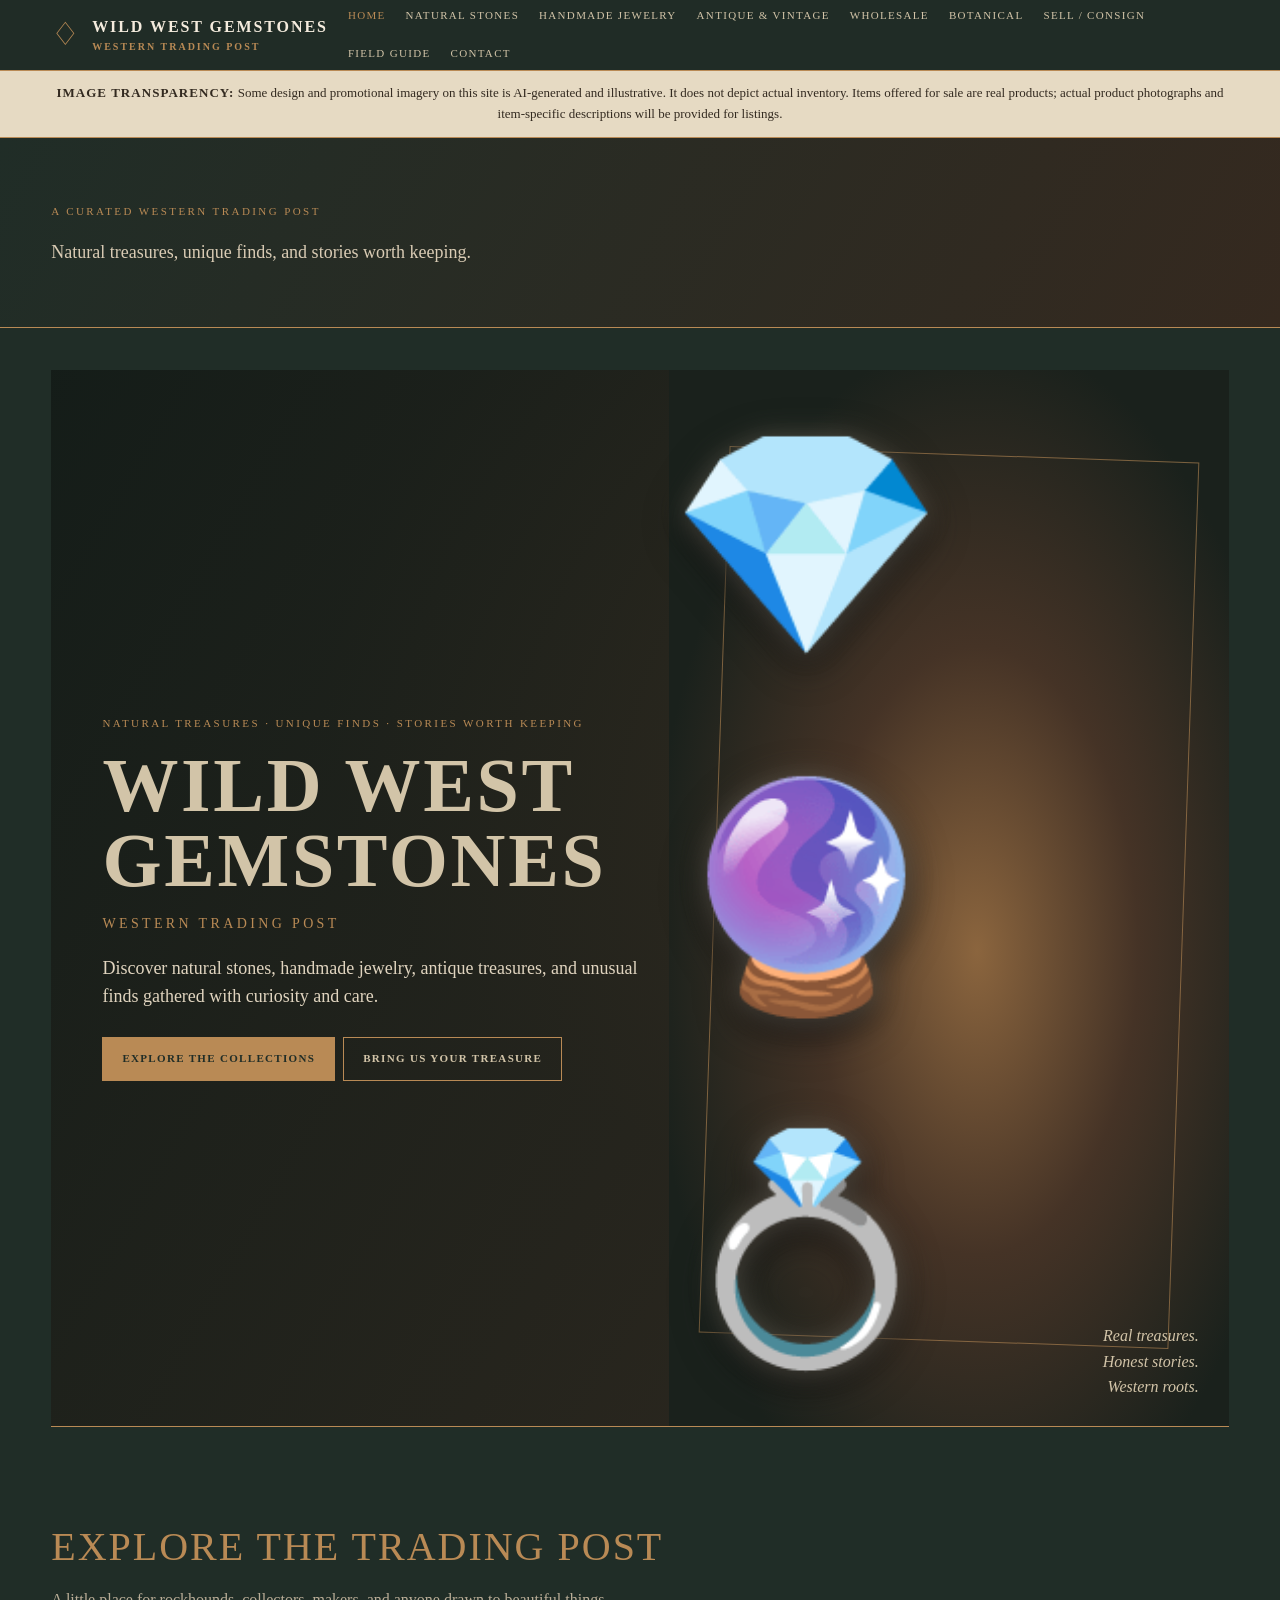
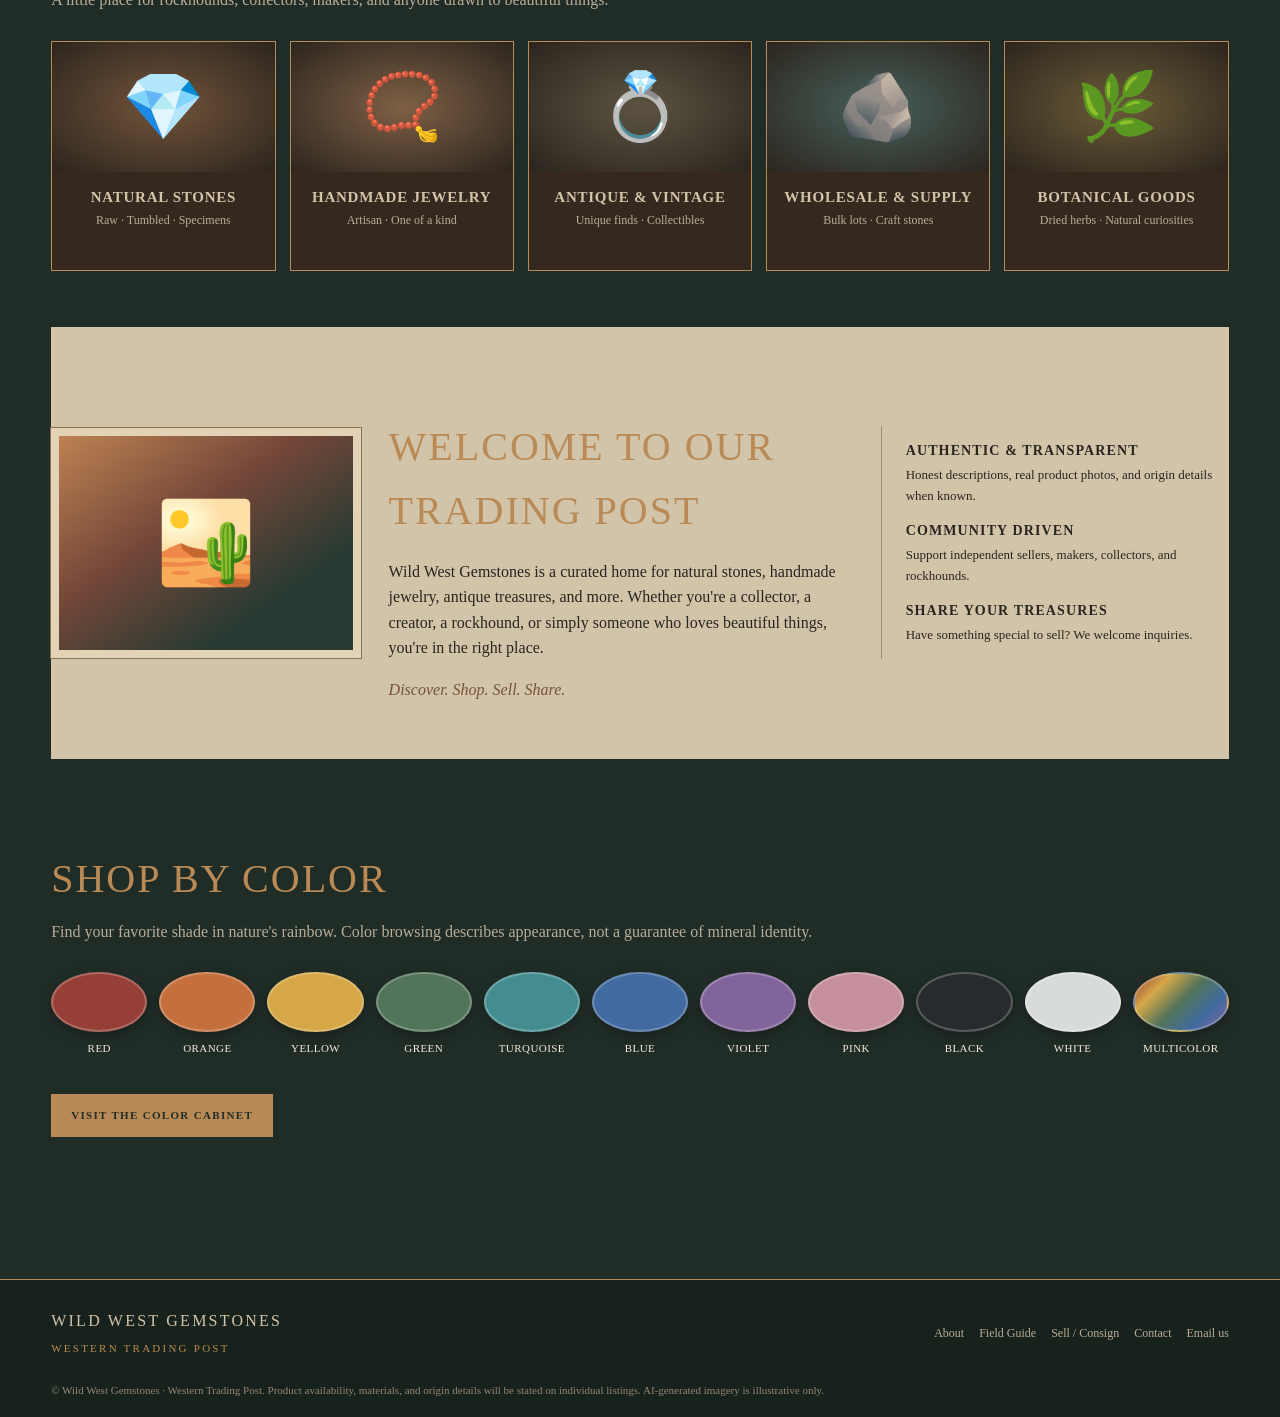
<file: index.html>
<!doctype html><html lang="en"><head><meta charset="utf-8"><meta name="viewport" content="width=device-width,initial-scale=1"><meta name="description" content="Natural treasures, unique finds, and stories worth keeping."><title>Home | Wild West Gemstones</title><link rel="stylesheet" href="styles.css"></head><body>
<header class="topbar"><div class="wrap nav">
<a class="brand" href="index.html"><span class="brandmark">♢</span><span class="brandname">WILD WEST GEMSTONES<small>WESTERN TRADING POST</small></span></a>
<nav class="navlinks" aria-label="Main navigation">
<a href="index.html" aria-current="page">Home</a><a href="natural-stones.html">Natural Stones</a><a href="handmade-jewelry.html">Handmade Jewelry</a><a href="antique-vintage.html">Antique & Vintage</a><a href="wholesale-supply.html">Wholesale</a><a href="botanical-goods.html">Botanical</a><a href="sell-consign.html">Sell / Consign</a><a href="field-guide.html">Field Guide</a><a href="contact.html">Contact</a>
</nav></div></header>
<div class="notice"><strong>Image transparency:</strong> Some design and promotional imagery on this site is AI-generated and illustrative. It does not depict actual inventory. Items offered for sale are real products; actual product photographs and item-specific descriptions will be provided for listings.</div>
<section class="pagehead"><div class="wrap"><div class="eyebrow">A curated Western trading post</div><p>Natural treasures, unique finds, and stories worth keeping.</p></div></section><main class="content"><div class="wrap">
<section class="hero"><div class="hero-copy"><div class="eyebrow">Natural treasures · Unique finds · Stories worth keeping</div><h1>Wild West<br>Gemstones</h1><div class="subtitle">Western Trading Post</div><p>Discover natural stones, handmade jewelry, antique treasures, and unusual finds gathered with curiosity and care.</p><a class="btn" href="natural-stones.html">Explore the collections</a><a class="btn alt" href="sell-consign.html">Bring us your treasure</a></div><div class="hero-art"><div class="crystal-scene">💎 🔮 💍</div><div class="art-note">Real treasures.<br>Honest stories.<br>Western roots.</div></div></section>
<section class="section"><div class="wrap"><h2>Explore the Trading Post</h2><p class="section-intro">A little place for rockhounds, collectors, makers, and anyone drawn to beautiful things.</p><div class="grid">
<a class="tile" href="natural-stones.html"><div class="tile-art">💎</div><h3>Natural Stones</h3><p>Raw · Tumbled · Specimens</p></a>
<a class="tile" href="handmade-jewelry.html"><div class="tile-art">📿</div><h3>Handmade Jewelry</h3><p>Artisan · One of a kind</p></a>
<a class="tile" href="antique-vintage.html"><div class="tile-art">💍</div><h3>Antique & Vintage</h3><p>Unique finds · Collectibles</p></a>
<a class="tile" href="wholesale-supply.html"><div class="tile-art">🪨</div><h3>Wholesale & Supply</h3><p>Bulk lots · Craft stones</p></a>
<a class="tile" href="botanical-goods.html"><div class="tile-art">🌿</div><h3>Botanical Goods</h3><p>Dried herbs · Natural curiosities</p></a>
</div></div></section>
<section class="section light"><div class="wrap intro-grid"><div class="landscape">🏜️</div><div><h2>Welcome to our trading post</h2><p>Wild West Gemstones is a curated home for natural stones, handmade jewelry, antique treasures, and more. Whether you're a collector, a creator, a rockhound, or simply someone who loves beautiful things, you're in the right place.</p><div class="handwritten">Discover. Shop. Sell. Share.</div></div><div class="feature-list"><h3>Authentic & transparent</h3><p>Honest descriptions, real product photos, and origin details when known.</p><h3>Community driven</h3><p>Support independent sellers, makers, collectors, and rockhounds.</p><h3>Share your treasures</h3><p>Have something special to sell? We welcome inquiries.</p></div></div></section>
<section class="section"><div class="wrap"><h2>Shop by color</h2><p class="section-intro">Find your favorite shade in nature's rainbow. Color browsing describes appearance, not a guarantee of mineral identity.</p><div class="color-row">
<a class="swatch" href="color-cabinet.html#red"><i style="background:#963F36"></i>Red</a><a class="swatch" href="color-cabinet.html#orange"><i style="background:#C56F3D"></i>Orange</a><a class="swatch" href="color-cabinet.html#yellow"><i style="background:#D5A747"></i>Yellow</a><a class="swatch" href="color-cabinet.html#green"><i style="background:#52745A"></i>Green</a><a class="swatch" href="color-cabinet.html#turquoise"><i style="background:#438D91"></i>Turquoise</a><a class="swatch" href="color-cabinet.html#blue"><i style="background:#416AA0"></i>Blue</a><a class="swatch" href="color-cabinet.html#violet"><i style="background:#80649A"></i>Violet</a><a class="swatch" href="color-cabinet.html#pink"><i style="background:#C58F9B"></i>Pink</a><a class="swatch" href="color-cabinet.html#black"><i style="background:#282B2D"></i>Black</a><a class="swatch" href="color-cabinet.html#white"><i style="background:#D8DCD8"></i>White</a><a class="swatch" href="color-cabinet.html#multicolor"><i style="background:linear-gradient(135deg,#963F36,#D5A747,#52745A,#416AA0,#80649A)"></i>Multicolor</a>
</div><p style="margin-top:28px"><a class="btn" href="color-cabinet.html">Visit the Color Cabinet</a></p></div></section>
</div></main>
<footer><div class="wrap"><div class="footrow"><div class="footbrand">WILD WEST GEMSTONES<br><span style="color:var(--brass);font-size:11px">WESTERN TRADING POST</span></div><div class="footlinks"><a href="about.html">About</a><a href="field-guide.html">Field Guide</a><a href="sell-consign.html">Sell / Consign</a><a href="contact.html">Contact</a><a href="mailto:WildWestGemstones@proton.me">Email us</a></div></div><div class="copyright">© Wild West Gemstones · Western Trading Post. Product availability, materials, and origin details will be stated on individual listings. AI-generated imagery is illustrative only.</div></div></footer>
</body></html>
</file>
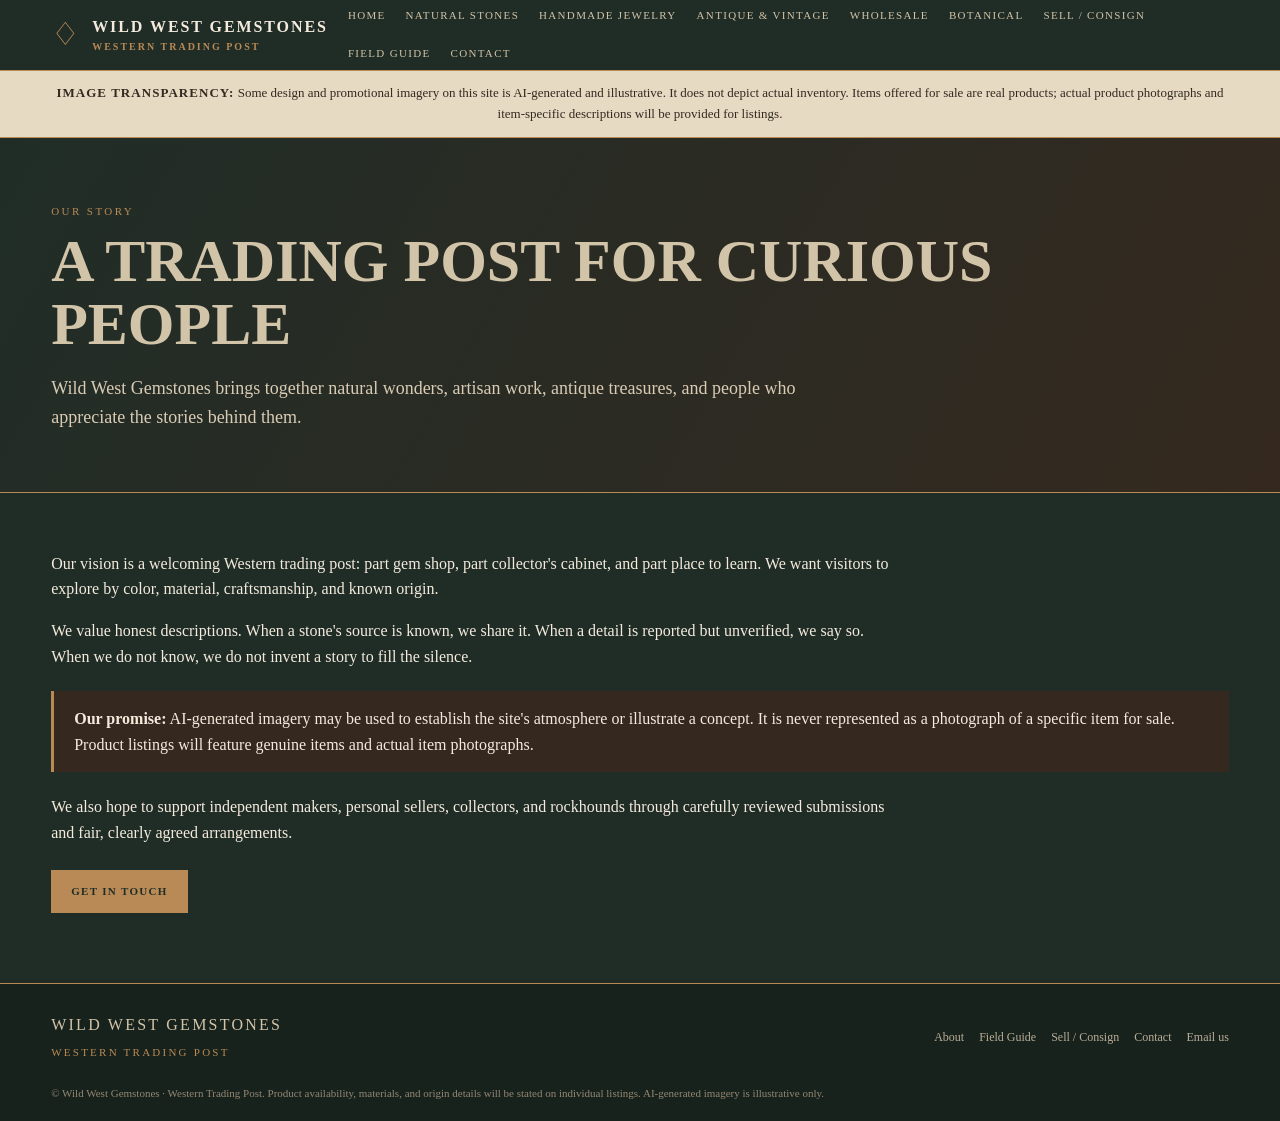
<file: about.html>
<!doctype html><html lang="en"><head><meta charset="utf-8"><meta name="viewport" content="width=device-width,initial-scale=1"><meta name="description" content="Wild West Gemstones brings together natural wonders, artisan work, antique treasures, and people who appreciate the stories behind them."><title>About | Wild West Gemstones</title><link rel="stylesheet" href="styles.css"></head><body>
<header class="topbar"><div class="wrap nav">
<a class="brand" href="index.html"><span class="brandmark">♢</span><span class="brandname">WILD WEST GEMSTONES<small>WESTERN TRADING POST</small></span></a>
<nav class="navlinks" aria-label="Main navigation">
<a href="index.html" >Home</a><a href="natural-stones.html">Natural Stones</a><a href="handmade-jewelry.html">Handmade Jewelry</a><a href="antique-vintage.html">Antique & Vintage</a><a href="wholesale-supply.html">Wholesale</a><a href="botanical-goods.html">Botanical</a><a href="sell-consign.html">Sell / Consign</a><a href="field-guide.html">Field Guide</a><a href="contact.html">Contact</a>
</nav></div></header>
<div class="notice"><strong>Image transparency:</strong> Some design and promotional imagery on this site is AI-generated and illustrative. It does not depict actual inventory. Items offered for sale are real products; actual product photographs and item-specific descriptions will be provided for listings.</div>
<section class="pagehead"><div class="wrap"><div class="eyebrow">Our Story</div><h1>A trading post for curious people</h1><p>Wild West Gemstones brings together natural wonders, artisan work, antique treasures, and people who appreciate the stories behind them.</p></div></section><main class="content"><div class="wrap">
<p>Our vision is a welcoming Western trading post: part gem shop, part collector's cabinet, and part place to learn. We want visitors to explore by color, material, craftsmanship, and known origin.</p><p>We value honest descriptions. When a stone's source is known, we share it. When a detail is reported but unverified, we say so. When we do not know, we do not invent a story to fill the silence.</p><div class="callout"><strong>Our promise:</strong> AI-generated imagery may be used to establish the site's atmosphere or illustrate a concept. It is never represented as a photograph of a specific item for sale. Product listings will feature genuine items and actual item photographs.</div><p>We also hope to support independent makers, personal sellers, collectors, and rockhounds through carefully reviewed submissions and fair, clearly agreed arrangements.</p><a class="btn" href="contact.html">Get in touch</a></div></main>
<footer><div class="wrap"><div class="footrow"><div class="footbrand">WILD WEST GEMSTONES<br><span style="color:var(--brass);font-size:11px">WESTERN TRADING POST</span></div><div class="footlinks"><a href="about.html">About</a><a href="field-guide.html">Field Guide</a><a href="sell-consign.html">Sell / Consign</a><a href="contact.html">Contact</a><a href="mailto:WildWestGemstones@proton.me">Email us</a></div></div><div class="copyright">© Wild West Gemstones · Western Trading Post. Product availability, materials, and origin details will be stated on individual listings. AI-generated imagery is illustrative only.</div></div></footer>
</body></html>
</file>
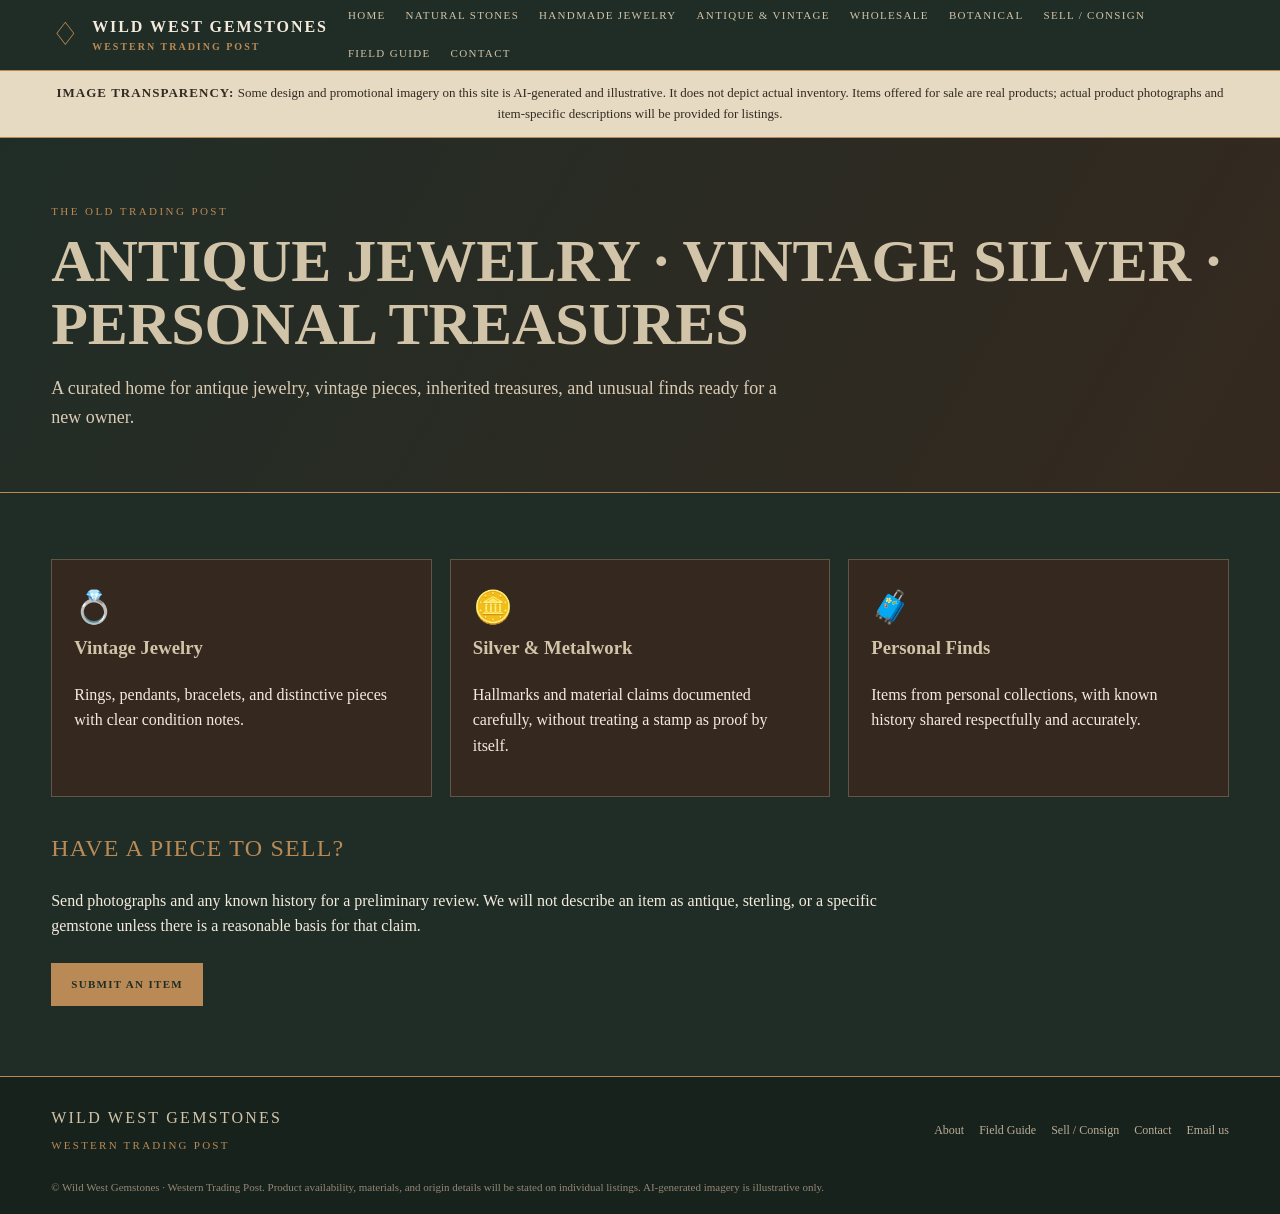
<file: antique-vintage.html>
<!doctype html><html lang="en"><head><meta charset="utf-8"><meta name="viewport" content="width=device-width,initial-scale=1"><meta name="description" content="A curated home for antique jewelry, vintage pieces, inherited treasures, and unusual finds ready for a new owner."><title>Antique & Vintage | Wild West Gemstones</title><link rel="stylesheet" href="styles.css"></head><body>
<header class="topbar"><div class="wrap nav">
<a class="brand" href="index.html"><span class="brandmark">♢</span><span class="brandname">WILD WEST GEMSTONES<small>WESTERN TRADING POST</small></span></a>
<nav class="navlinks" aria-label="Main navigation">
<a href="index.html" >Home</a><a href="natural-stones.html">Natural Stones</a><a href="handmade-jewelry.html">Handmade Jewelry</a><a href="antique-vintage.html">Antique & Vintage</a><a href="wholesale-supply.html">Wholesale</a><a href="botanical-goods.html">Botanical</a><a href="sell-consign.html">Sell / Consign</a><a href="field-guide.html">Field Guide</a><a href="contact.html">Contact</a>
</nav></div></header>
<div class="notice"><strong>Image transparency:</strong> Some design and promotional imagery on this site is AI-generated and illustrative. It does not depict actual inventory. Items offered for sale are real products; actual product photographs and item-specific descriptions will be provided for listings.</div>
<section class="pagehead"><div class="wrap"><div class="eyebrow">The Old Trading Post</div><h1>Antique jewelry · Vintage silver · Personal treasures</h1><p>A curated home for antique jewelry, vintage pieces, inherited treasures, and unusual finds ready for a new owner.</p></div></section><main class="content"><div class="wrap">
<div class="cards"><article class="card"><div class="icon">💍</div><h3>Vintage Jewelry</h3><p>Rings, pendants, bracelets, and distinctive pieces with clear condition notes.</p></article><article class="card"><div class="icon">🪙</div><h3>Silver & Metalwork</h3><p>Hallmarks and material claims documented carefully, without treating a stamp as proof by itself.</p></article><article class="card"><div class="icon">🧳</div><h3>Personal Finds</h3><p>Items from personal collections, with known history shared respectfully and accurately.</p></article></div>
<h2>Have a piece to sell?</h2><p>Send photographs and any known history for a preliminary review. We will not describe an item as antique, sterling, or a specific gemstone unless there is a reasonable basis for that claim.</p><a class="btn" href="sell-consign.html">Submit an item</a></div></main>
<footer><div class="wrap"><div class="footrow"><div class="footbrand">WILD WEST GEMSTONES<br><span style="color:var(--brass);font-size:11px">WESTERN TRADING POST</span></div><div class="footlinks"><a href="about.html">About</a><a href="field-guide.html">Field Guide</a><a href="sell-consign.html">Sell / Consign</a><a href="contact.html">Contact</a><a href="mailto:WildWestGemstones@proton.me">Email us</a></div></div><div class="copyright">© Wild West Gemstones · Western Trading Post. Product availability, materials, and origin details will be stated on individual listings. AI-generated imagery is illustrative only.</div></div></footer>
</body></html>
</file>
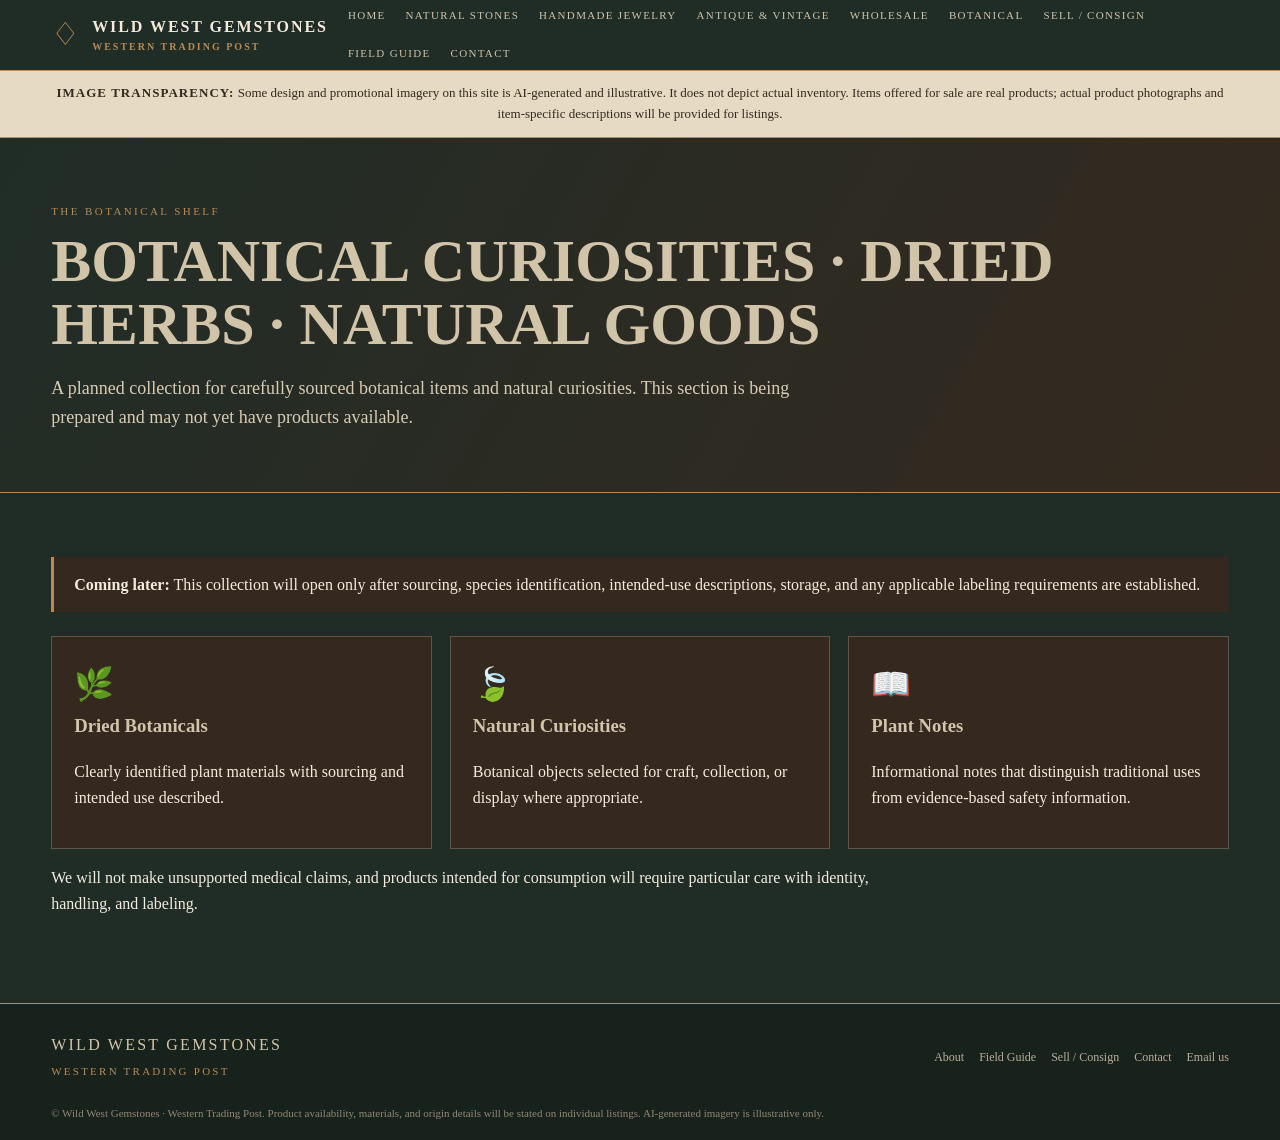
<file: botanical-goods.html>
<!doctype html><html lang="en"><head><meta charset="utf-8"><meta name="viewport" content="width=device-width,initial-scale=1"><meta name="description" content="A planned collection for carefully sourced botanical items and natural curiosities. This section is being prepared and may not yet have products available."><title>Botanical Goods | Wild West Gemstones</title><link rel="stylesheet" href="styles.css"></head><body>
<header class="topbar"><div class="wrap nav">
<a class="brand" href="index.html"><span class="brandmark">♢</span><span class="brandname">WILD WEST GEMSTONES<small>WESTERN TRADING POST</small></span></a>
<nav class="navlinks" aria-label="Main navigation">
<a href="index.html" >Home</a><a href="natural-stones.html">Natural Stones</a><a href="handmade-jewelry.html">Handmade Jewelry</a><a href="antique-vintage.html">Antique & Vintage</a><a href="wholesale-supply.html">Wholesale</a><a href="botanical-goods.html">Botanical</a><a href="sell-consign.html">Sell / Consign</a><a href="field-guide.html">Field Guide</a><a href="contact.html">Contact</a>
</nav></div></header>
<div class="notice"><strong>Image transparency:</strong> Some design and promotional imagery on this site is AI-generated and illustrative. It does not depict actual inventory. Items offered for sale are real products; actual product photographs and item-specific descriptions will be provided for listings.</div>
<section class="pagehead"><div class="wrap"><div class="eyebrow">The Botanical Shelf</div><h1>Botanical curiosities · Dried herbs · Natural goods</h1><p>A planned collection for carefully sourced botanical items and natural curiosities. This section is being prepared and may not yet have products available.</p></div></section><main class="content"><div class="wrap">
<div class="callout"><strong>Coming later:</strong> This collection will open only after sourcing, species identification, intended-use descriptions, storage, and any applicable labeling requirements are established.</div>
<div class="cards"><article class="card"><div class="icon">🌿</div><h3>Dried Botanicals</h3><p>Clearly identified plant materials with sourcing and intended use described.</p></article><article class="card"><div class="icon">🍃</div><h3>Natural Curiosities</h3><p>Botanical objects selected for craft, collection, or display where appropriate.</p></article><article class="card"><div class="icon">📖</div><h3>Plant Notes</h3><p>Informational notes that distinguish traditional uses from evidence-based safety information.</p></article></div><p>We will not make unsupported medical claims, and products intended for consumption will require particular care with identity, handling, and labeling.</p></div></main>
<footer><div class="wrap"><div class="footrow"><div class="footbrand">WILD WEST GEMSTONES<br><span style="color:var(--brass);font-size:11px">WESTERN TRADING POST</span></div><div class="footlinks"><a href="about.html">About</a><a href="field-guide.html">Field Guide</a><a href="sell-consign.html">Sell / Consign</a><a href="contact.html">Contact</a><a href="mailto:WildWestGemstones@proton.me">Email us</a></div></div><div class="copyright">© Wild West Gemstones · Western Trading Post. Product availability, materials, and origin details will be stated on individual listings. AI-generated imagery is illustrative only.</div></div></footer>
</body></html>
</file>
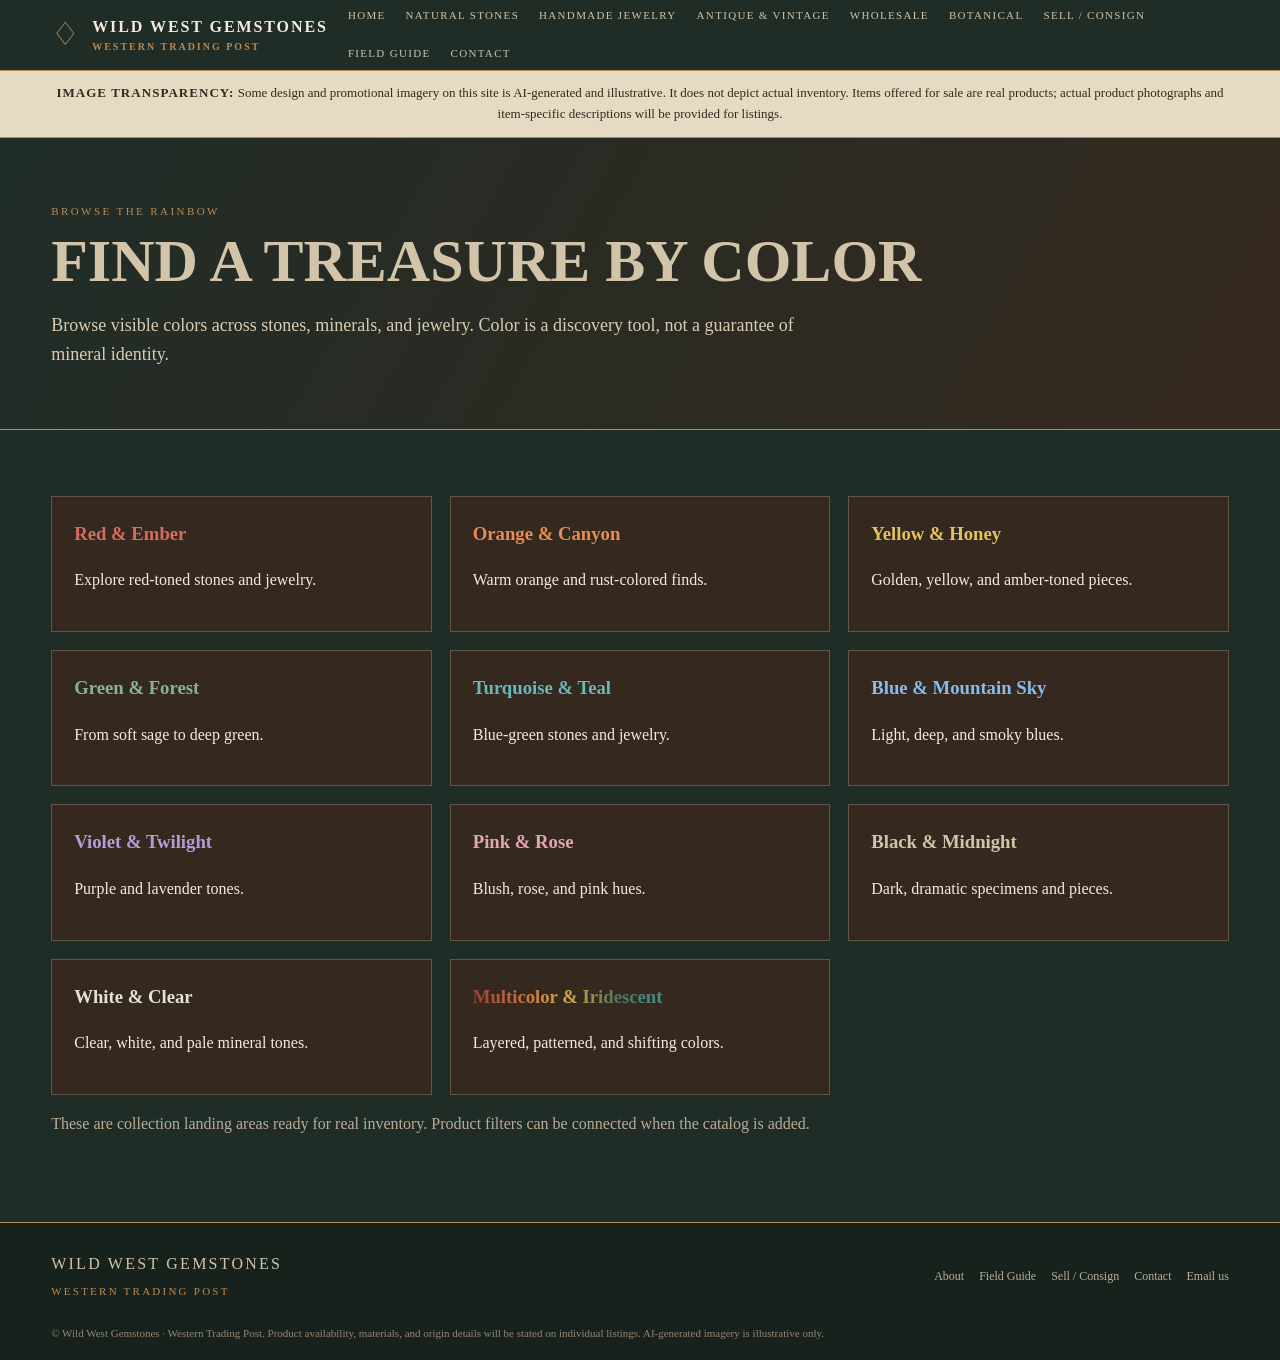
<file: color-cabinet.html>
<!doctype html><html lang="en"><head><meta charset="utf-8"><meta name="viewport" content="width=device-width,initial-scale=1"><meta name="description" content="Browse visible colors across stones, minerals, and jewelry. Color is a discovery tool, not a guarantee of mineral identity."><title>Color Cabinet | Wild West Gemstones</title><link rel="stylesheet" href="styles.css"></head><body>
<header class="topbar"><div class="wrap nav">
<a class="brand" href="index.html"><span class="brandmark">♢</span><span class="brandname">WILD WEST GEMSTONES<small>WESTERN TRADING POST</small></span></a>
<nav class="navlinks" aria-label="Main navigation">
<a href="index.html" >Home</a><a href="natural-stones.html">Natural Stones</a><a href="handmade-jewelry.html">Handmade Jewelry</a><a href="antique-vintage.html">Antique & Vintage</a><a href="wholesale-supply.html">Wholesale</a><a href="botanical-goods.html">Botanical</a><a href="sell-consign.html">Sell / Consign</a><a href="field-guide.html">Field Guide</a><a href="contact.html">Contact</a>
</nav></div></header>
<div class="notice"><strong>Image transparency:</strong> Some design and promotional imagery on this site is AI-generated and illustrative. It does not depict actual inventory. Items offered for sale are real products; actual product photographs and item-specific descriptions will be provided for listings.</div>
<section class="pagehead"><div class="wrap"><div class="eyebrow">Browse the Rainbow</div><h1>Find a treasure by color</h1><p>Browse visible colors across stones, minerals, and jewelry. Color is a discovery tool, not a guarantee of mineral identity.</p></div></section><main class="content"><div class="wrap">
<div class="cards">
<div class="card" id="red"><h3 style="color:#d66b61">Red & Ember</h3><p>Explore red-toned stones and jewelry.</p></div><div class="card" id="orange"><h3 style="color:#e58d54">Orange & Canyon</h3><p>Warm orange and rust-colored finds.</p></div><div class="card" id="yellow"><h3 style="color:#e5c15d">Yellow & Honey</h3><p>Golden, yellow, and amber-toned pieces.</p></div>
<div class="card" id="green"><h3 style="color:#8cb18e">Green & Forest</h3><p>From soft sage to deep green.</p></div><div class="card" id="turquoise"><h3 style="color:#68b7b9">Turquoise & Teal</h3><p>Blue-green stones and jewelry.</p></div><div class="card" id="blue"><h3 style="color:#8cb8ee">Blue & Mountain Sky</h3><p>Light, deep, and smoky blues.</p></div>
<div class="card" id="violet"><h3 style="color:#b99ad8">Violet & Twilight</h3><p>Purple and lavender tones.</p></div><div class="card" id="pink"><h3 style="color:#e0a6b3">Pink & Rose</h3><p>Blush, rose, and pink hues.</p></div><div class="card" id="black"><h3>Black & Midnight</h3><p>Dark, dramatic specimens and pieces.</p></div>
<div class="card" id="white"><h3 style="color:#e1e2d8">White & Clear</h3><p>Clear, white, and pale mineral tones.</p></div><div class="card" id="multicolor"><h3 style="background:var(--rainbow);background-clip:text;color:transparent">Multicolor & Iridescent</h3><p>Layered, patterned, and shifting colors.</p></div></div>
<p class="muted">These are collection landing areas ready for real inventory. Product filters can be connected when the catalog is added.</p></div></main>
<footer><div class="wrap"><div class="footrow"><div class="footbrand">WILD WEST GEMSTONES<br><span style="color:var(--brass);font-size:11px">WESTERN TRADING POST</span></div><div class="footlinks"><a href="about.html">About</a><a href="field-guide.html">Field Guide</a><a href="sell-consign.html">Sell / Consign</a><a href="contact.html">Contact</a><a href="mailto:WildWestGemstones@proton.me">Email us</a></div></div><div class="copyright">© Wild West Gemstones · Western Trading Post. Product availability, materials, and origin details will be stated on individual listings. AI-generated imagery is illustrative only.</div></div></footer>
</body></html>
</file>
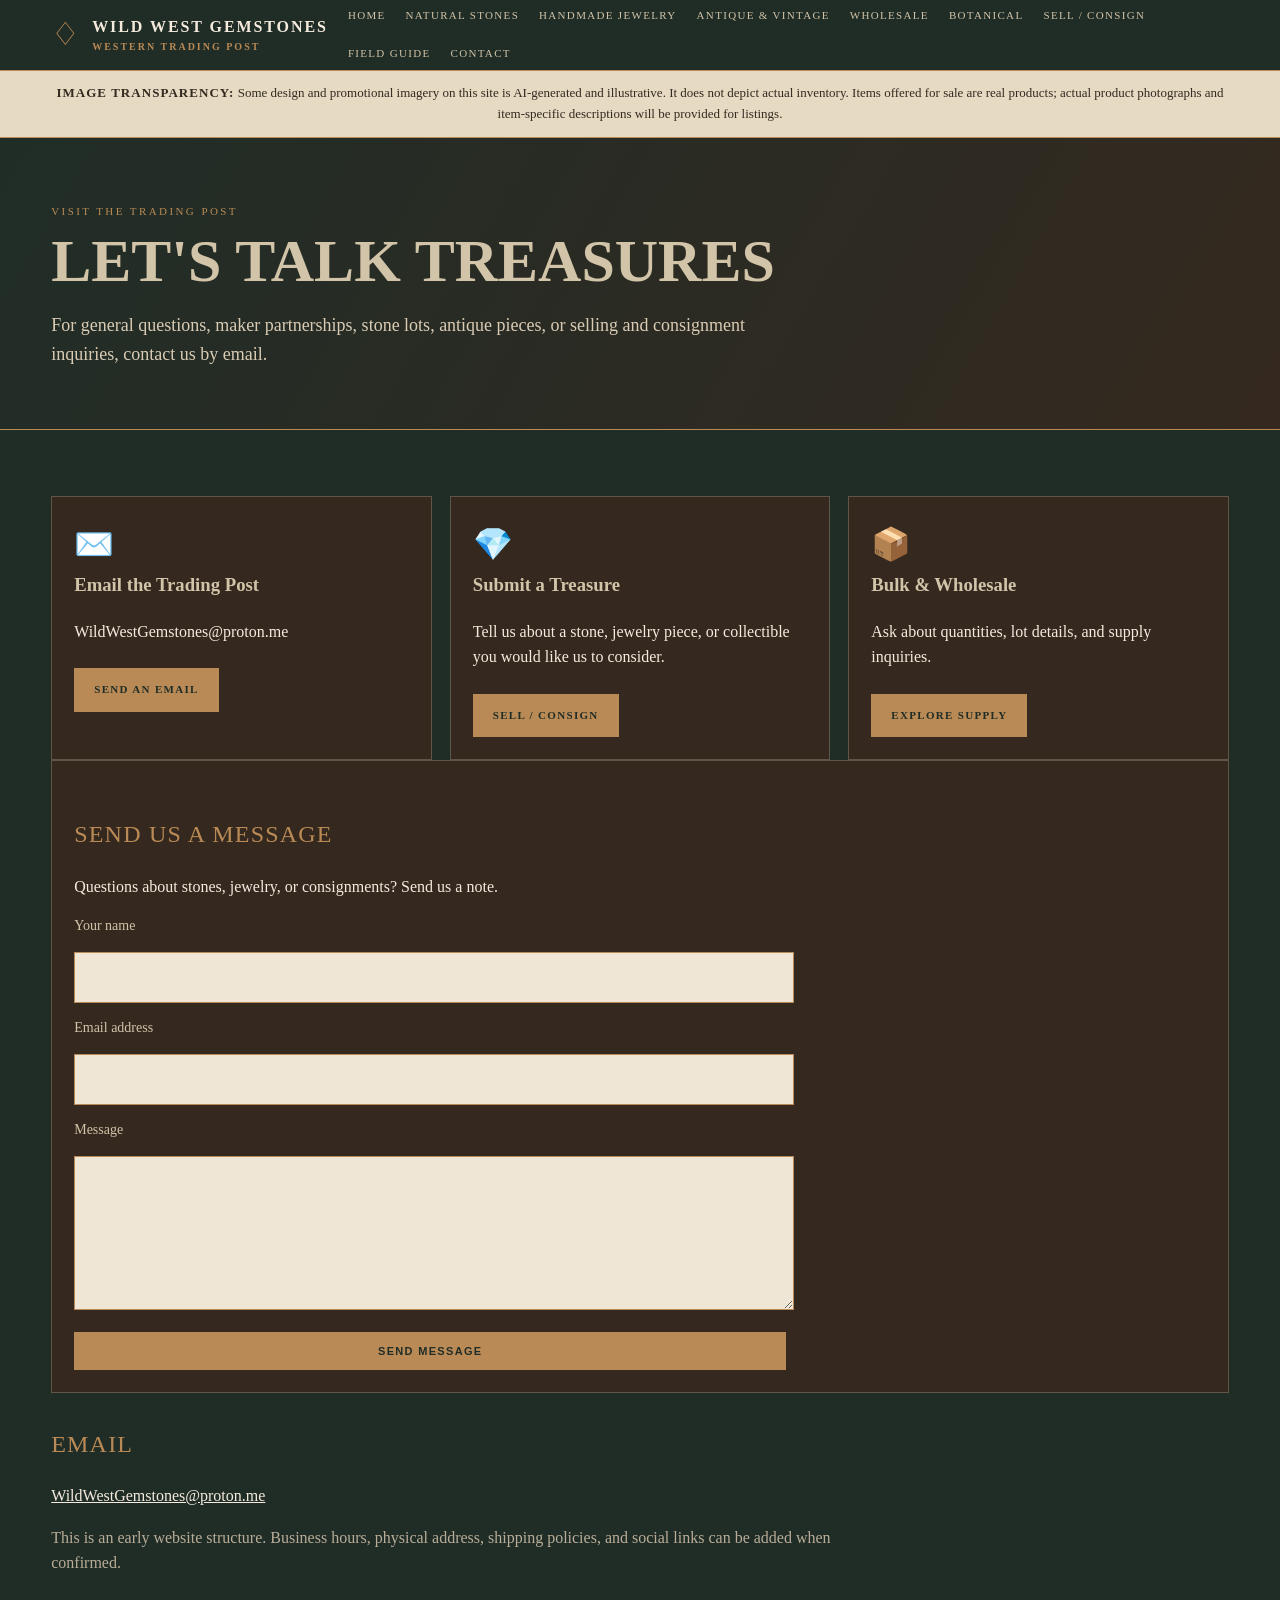
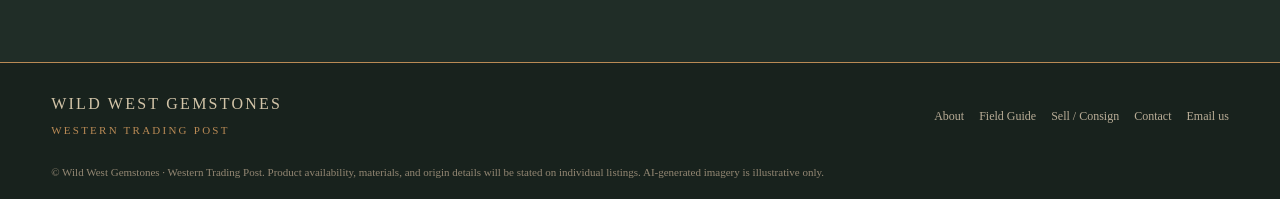
<file: contact.html>
<!doctype html><html lang="en"><head><meta charset="utf-8"><meta name="viewport" content="width=device-width,initial-scale=1"><meta name="description" content="For general questions, maker partnerships, stone lots, antique pieces, or selling and consignment inquiries, contact us by email."><title>Contact | Wild West Gemstones</title><link rel="stylesheet" href="styles.css"></head><body>
<header class="topbar"><div class="wrap nav">
<a class="brand" href="index.html"><span class="brandmark">♢</span><span class="brandname">WILD WEST GEMSTONES<small>WESTERN TRADING POST</small></span></a>
<nav class="navlinks" aria-label="Main navigation">
<a href="index.html" >Home</a><a href="natural-stones.html">Natural Stones</a><a href="handmade-jewelry.html">Handmade Jewelry</a><a href="antique-vintage.html">Antique & Vintage</a><a href="wholesale-supply.html">Wholesale</a><a href="botanical-goods.html">Botanical</a><a href="sell-consign.html">Sell / Consign</a><a href="field-guide.html">Field Guide</a><a href="contact.html">Contact</a>
</nav></div></header>
<div class="notice"><strong>Image transparency:</strong> Some design and promotional imagery on this site is AI-generated and illustrative. It does not depict actual inventory. Items offered for sale are real products; actual product photographs and item-specific descriptions will be provided for listings.</div>
<section class="pagehead"><div class="wrap"><div class="eyebrow">Visit the Trading Post</div><h1>Let's talk treasures</h1><p>For general questions, maker partnerships, stone lots, antique pieces, or selling and consignment inquiries, contact us by email.</p></div></section><main class="content"><div class="wrap">
<div class="cards"><article class="card"><div class="icon">✉️</div><h3>Email the Trading Post</h3><p>WildWestGemstones@proton.me</p><a class="btn" href="mailto:WildWestGemstones@proton.me">Send an email</a></article><article class="card"><div class="icon">💎</div><h3>Submit a Treasure</h3><p>Tell us about a stone, jewelry piece, or collectible you would like us to consider.</p><a class="btn" href="sell-consign.html">Sell / Consign</a></article><article class="card"><div class="icon">📦</div><h3>Bulk & Wholesale</h3><p>Ask about quantities, lot details, and supply inquiries.</p><a class="btn" href="wholesale-supply.html">Explore supply</a></article></div>

<article class="card">
<h2>Send us a message</h2>
<p>Questions about stones, jewelry, or consignments? Send us a note.</p>
<form class="form" action="https://api.web3forms.com/submit" method="POST">
<input type="hidden" name="access_key" value="feb14cd0-bc85-4e1c-80a2-18ca2d8bf15b">
<input type="hidden" name="subject" value="New Wild West Gemstones inquiry">
<input type="checkbox" name="botcheck" style="display:none">
<label for="contact-name">Your name</label>
<input id="contact-name" type="text" name="name" required>
<label for="contact-email">Email address</label>
<input id="contact-email" type="email" name="email" required>
<label for="contact-message">Message</label>
<textarea id="contact-message" name="message" rows="5" required></textarea>
<button class="btn" type="submit">Send message</button>
</form>
</article>
<h2>Email</h2><p><a href="mailto:WildWestGemstones@proton.me">WildWestGemstones@proton.me</a></p><p class="muted">This is an early website structure. Business hours, physical address, shipping policies, and social links can be added when confirmed.</p></div></main>
<footer><div class="wrap"><div class="footrow"><div class="footbrand">WILD WEST GEMSTONES<br><span style="color:var(--brass);font-size:11px">WESTERN TRADING POST</span></div><div class="footlinks"><a href="about.html">About</a><a href="field-guide.html">Field Guide</a><a href="sell-consign.html">Sell / Consign</a><a href="contact.html">Contact</a><a href="mailto:WildWestGemstones@proton.me">Email us</a></div></div><div class="copyright">© Wild West Gemstones · Western Trading Post. Product availability, materials, and origin details will be stated on individual listings. AI-generated imagery is illustrative only.</div></div></footer>
</body></html>
</file>
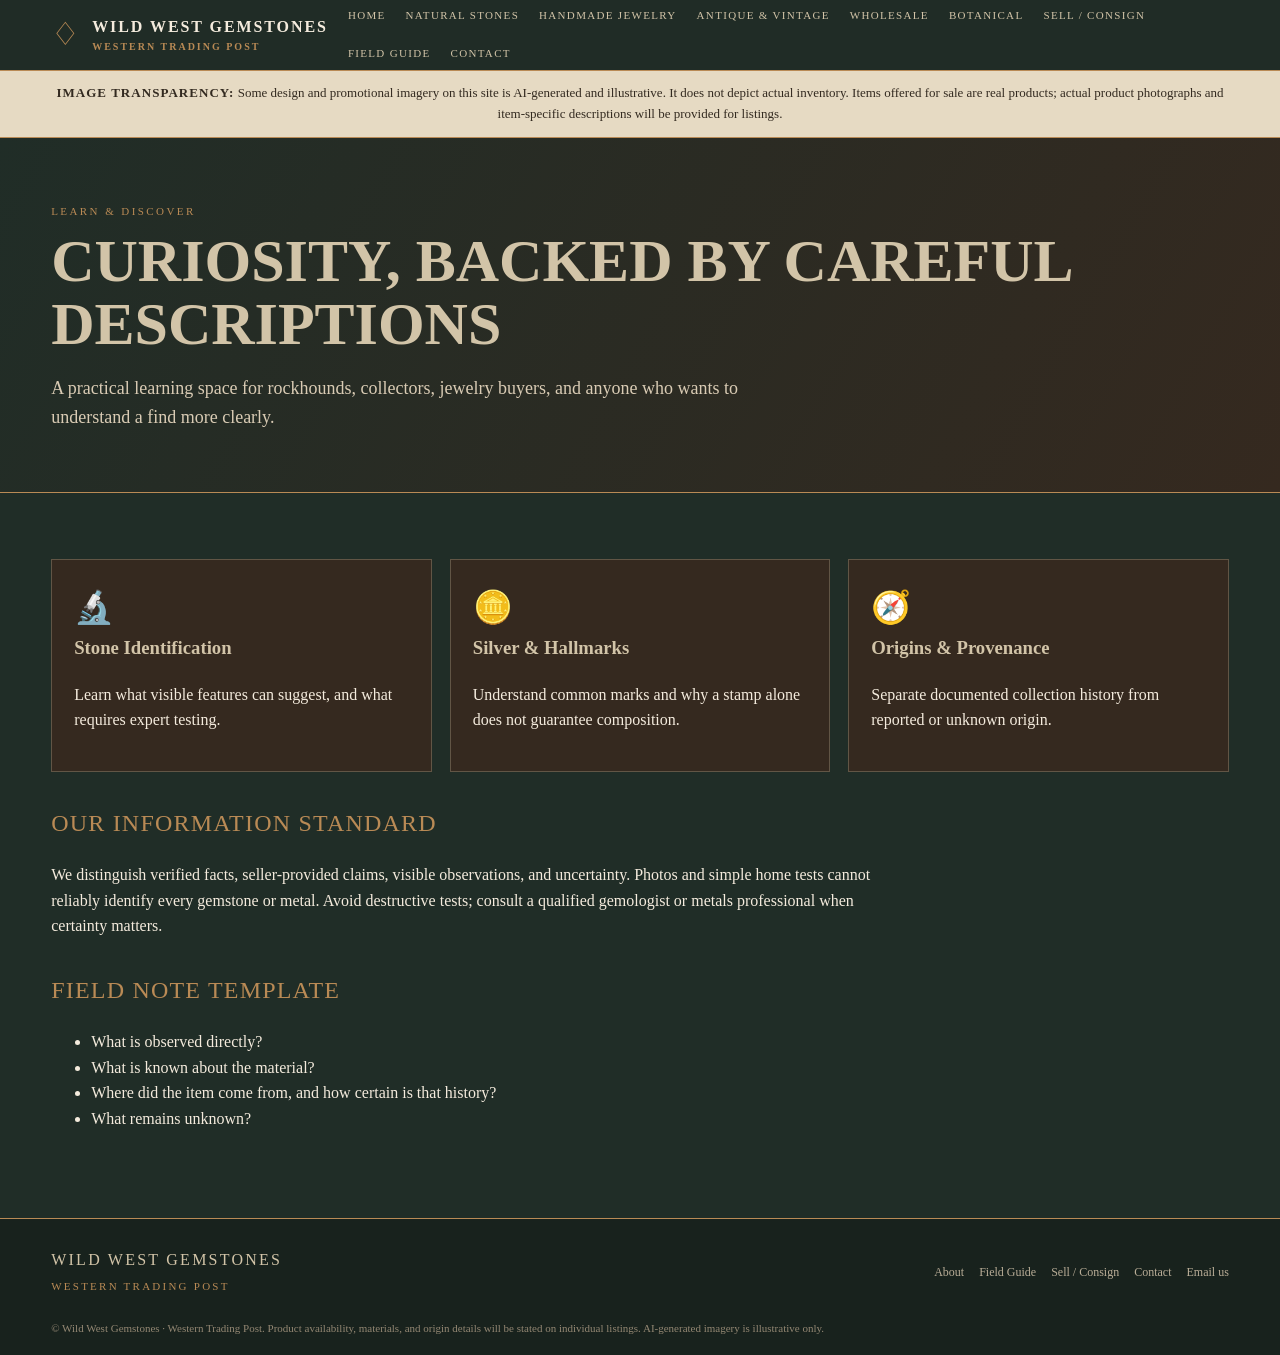
<file: field-guide.html>
<!doctype html><html lang="en"><head><meta charset="utf-8"><meta name="viewport" content="width=device-width,initial-scale=1"><meta name="description" content="A practical learning space for rockhounds, collectors, jewelry buyers, and anyone who wants to understand a find more clearly."><title>Field Guide | Wild West Gemstones</title><link rel="stylesheet" href="styles.css"></head><body>
<header class="topbar"><div class="wrap nav">
<a class="brand" href="index.html"><span class="brandmark">♢</span><span class="brandname">WILD WEST GEMSTONES<small>WESTERN TRADING POST</small></span></a>
<nav class="navlinks" aria-label="Main navigation">
<a href="index.html" >Home</a><a href="natural-stones.html">Natural Stones</a><a href="handmade-jewelry.html">Handmade Jewelry</a><a href="antique-vintage.html">Antique & Vintage</a><a href="wholesale-supply.html">Wholesale</a><a href="botanical-goods.html">Botanical</a><a href="sell-consign.html">Sell / Consign</a><a href="field-guide.html">Field Guide</a><a href="contact.html">Contact</a>
</nav></div></header>
<div class="notice"><strong>Image transparency:</strong> Some design and promotional imagery on this site is AI-generated and illustrative. It does not depict actual inventory. Items offered for sale are real products; actual product photographs and item-specific descriptions will be provided for listings.</div>
<section class="pagehead"><div class="wrap"><div class="eyebrow">Learn & Discover</div><h1>Curiosity, backed by careful descriptions</h1><p>A practical learning space for rockhounds, collectors, jewelry buyers, and anyone who wants to understand a find more clearly.</p></div></section><main class="content"><div class="wrap">
<div class="cards"><article class="card"><div class="icon">🔬</div><h3>Stone Identification</h3><p>Learn what visible features can suggest, and what requires expert testing.</p></article><article class="card"><div class="icon">🪙</div><h3>Silver & Hallmarks</h3><p>Understand common marks and why a stamp alone does not guarantee composition.</p></article><article class="card"><div class="icon">🧭</div><h3>Origins & Provenance</h3><p>Separate documented collection history from reported or unknown origin.</p></article></div>
<h2>Our information standard</h2><p>We distinguish verified facts, seller-provided claims, visible observations, and uncertainty. Photos and simple home tests cannot reliably identify every gemstone or metal. Avoid destructive tests; consult a qualified gemologist or metals professional when certainty matters.</p>
<h2>Field note template</h2><ul><li>What is observed directly?</li><li>What is known about the material?</li><li>Where did the item come from, and how certain is that history?</li><li>What remains unknown?</li></ul></div></main>
<footer><div class="wrap"><div class="footrow"><div class="footbrand">WILD WEST GEMSTONES<br><span style="color:var(--brass);font-size:11px">WESTERN TRADING POST</span></div><div class="footlinks"><a href="about.html">About</a><a href="field-guide.html">Field Guide</a><a href="sell-consign.html">Sell / Consign</a><a href="contact.html">Contact</a><a href="mailto:WildWestGemstones@proton.me">Email us</a></div></div><div class="copyright">© Wild West Gemstones · Western Trading Post. Product availability, materials, and origin details will be stated on individual listings. AI-generated imagery is illustrative only.</div></div></footer>
</body></html>
</file>
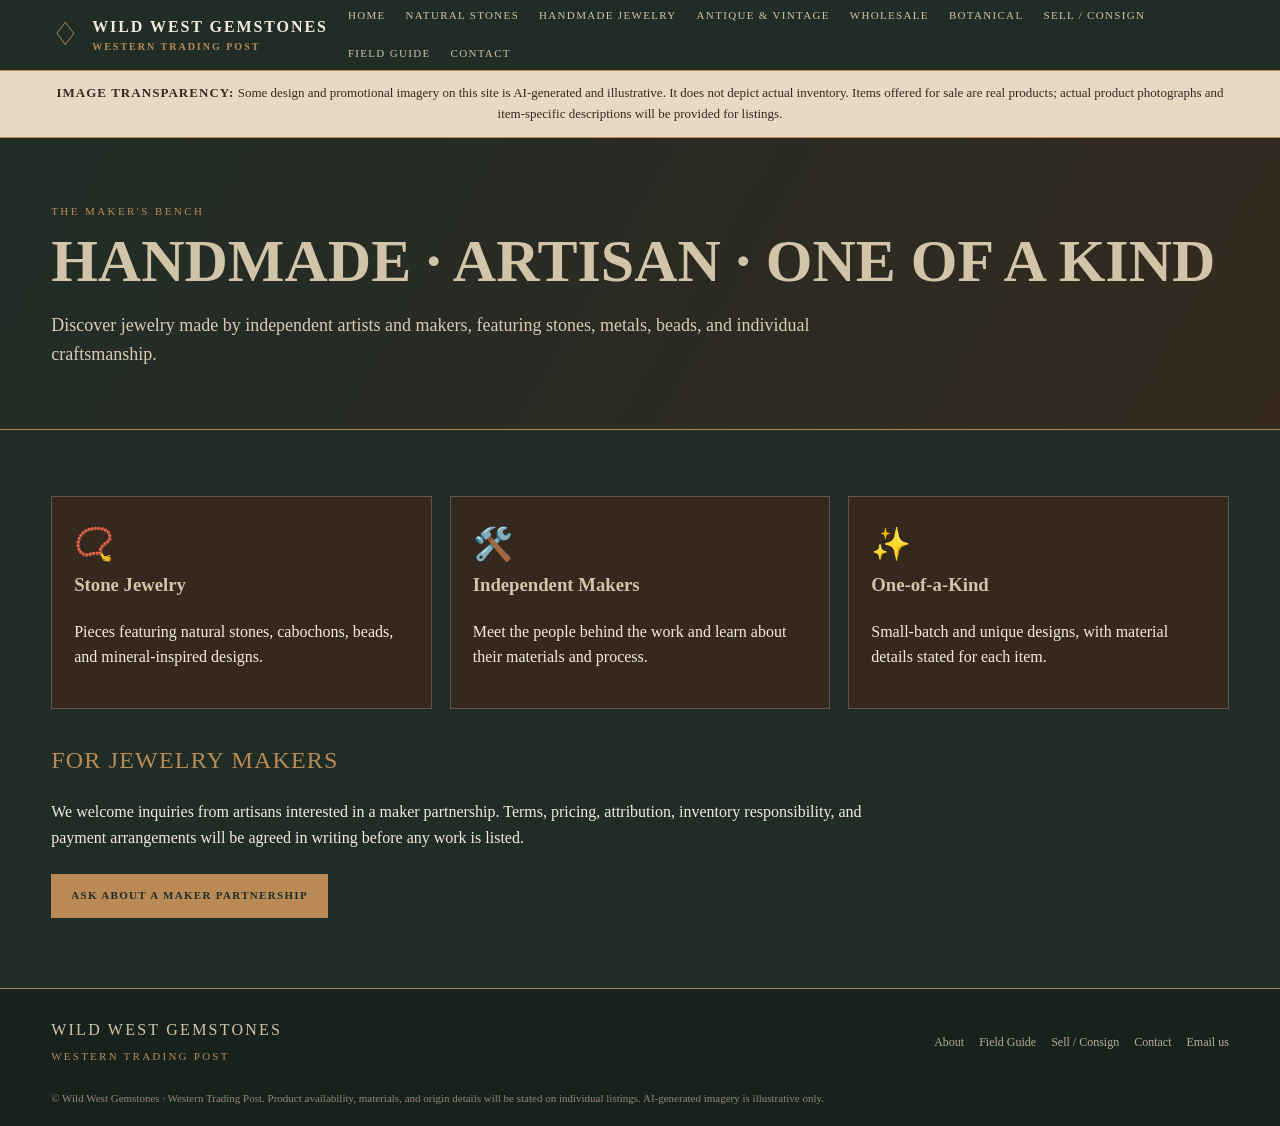
<file: handmade-jewelry.html>
<!doctype html><html lang="en"><head><meta charset="utf-8"><meta name="viewport" content="width=device-width,initial-scale=1"><meta name="description" content="Discover jewelry made by independent artists and makers, featuring stones, metals, beads, and individual craftsmanship."><title>Handmade Jewelry | Wild West Gemstones</title><link rel="stylesheet" href="styles.css"></head><body>
<header class="topbar"><div class="wrap nav">
<a class="brand" href="index.html"><span class="brandmark">♢</span><span class="brandname">WILD WEST GEMSTONES<small>WESTERN TRADING POST</small></span></a>
<nav class="navlinks" aria-label="Main navigation">
<a href="index.html" >Home</a><a href="natural-stones.html">Natural Stones</a><a href="handmade-jewelry.html">Handmade Jewelry</a><a href="antique-vintage.html">Antique & Vintage</a><a href="wholesale-supply.html">Wholesale</a><a href="botanical-goods.html">Botanical</a><a href="sell-consign.html">Sell / Consign</a><a href="field-guide.html">Field Guide</a><a href="contact.html">Contact</a>
</nav></div></header>
<div class="notice"><strong>Image transparency:</strong> Some design and promotional imagery on this site is AI-generated and illustrative. It does not depict actual inventory. Items offered for sale are real products; actual product photographs and item-specific descriptions will be provided for listings.</div>
<section class="pagehead"><div class="wrap"><div class="eyebrow">The Maker's Bench</div><h1>Handmade · Artisan · One of a kind</h1><p>Discover jewelry made by independent artists and makers, featuring stones, metals, beads, and individual craftsmanship.</p></div></section><main class="content"><div class="wrap">
<div class="cards"><article class="card"><div class="icon">📿</div><h3>Stone Jewelry</h3><p>Pieces featuring natural stones, cabochons, beads, and mineral-inspired designs.</p></article><article class="card"><div class="icon">🛠️</div><h3>Independent Makers</h3><p>Meet the people behind the work and learn about their materials and process.</p></article><article class="card"><div class="icon">✨</div><h3>One-of-a-Kind</h3><p>Small-batch and unique designs, with material details stated for each item.</p></article></div>
<h2>For jewelry makers</h2><p>We welcome inquiries from artisans interested in a maker partnership. Terms, pricing, attribution, inventory responsibility, and payment arrangements will be agreed in writing before any work is listed.</p><a class="btn" href="sell-consign.html">Ask about a maker partnership</a></div></main>
<footer><div class="wrap"><div class="footrow"><div class="footbrand">WILD WEST GEMSTONES<br><span style="color:var(--brass);font-size:11px">WESTERN TRADING POST</span></div><div class="footlinks"><a href="about.html">About</a><a href="field-guide.html">Field Guide</a><a href="sell-consign.html">Sell / Consign</a><a href="contact.html">Contact</a><a href="mailto:WildWestGemstones@proton.me">Email us</a></div></div><div class="copyright">© Wild West Gemstones · Western Trading Post. Product availability, materials, and origin details will be stated on individual listings. AI-generated imagery is illustrative only.</div></div></footer>
</body></html>
</file>
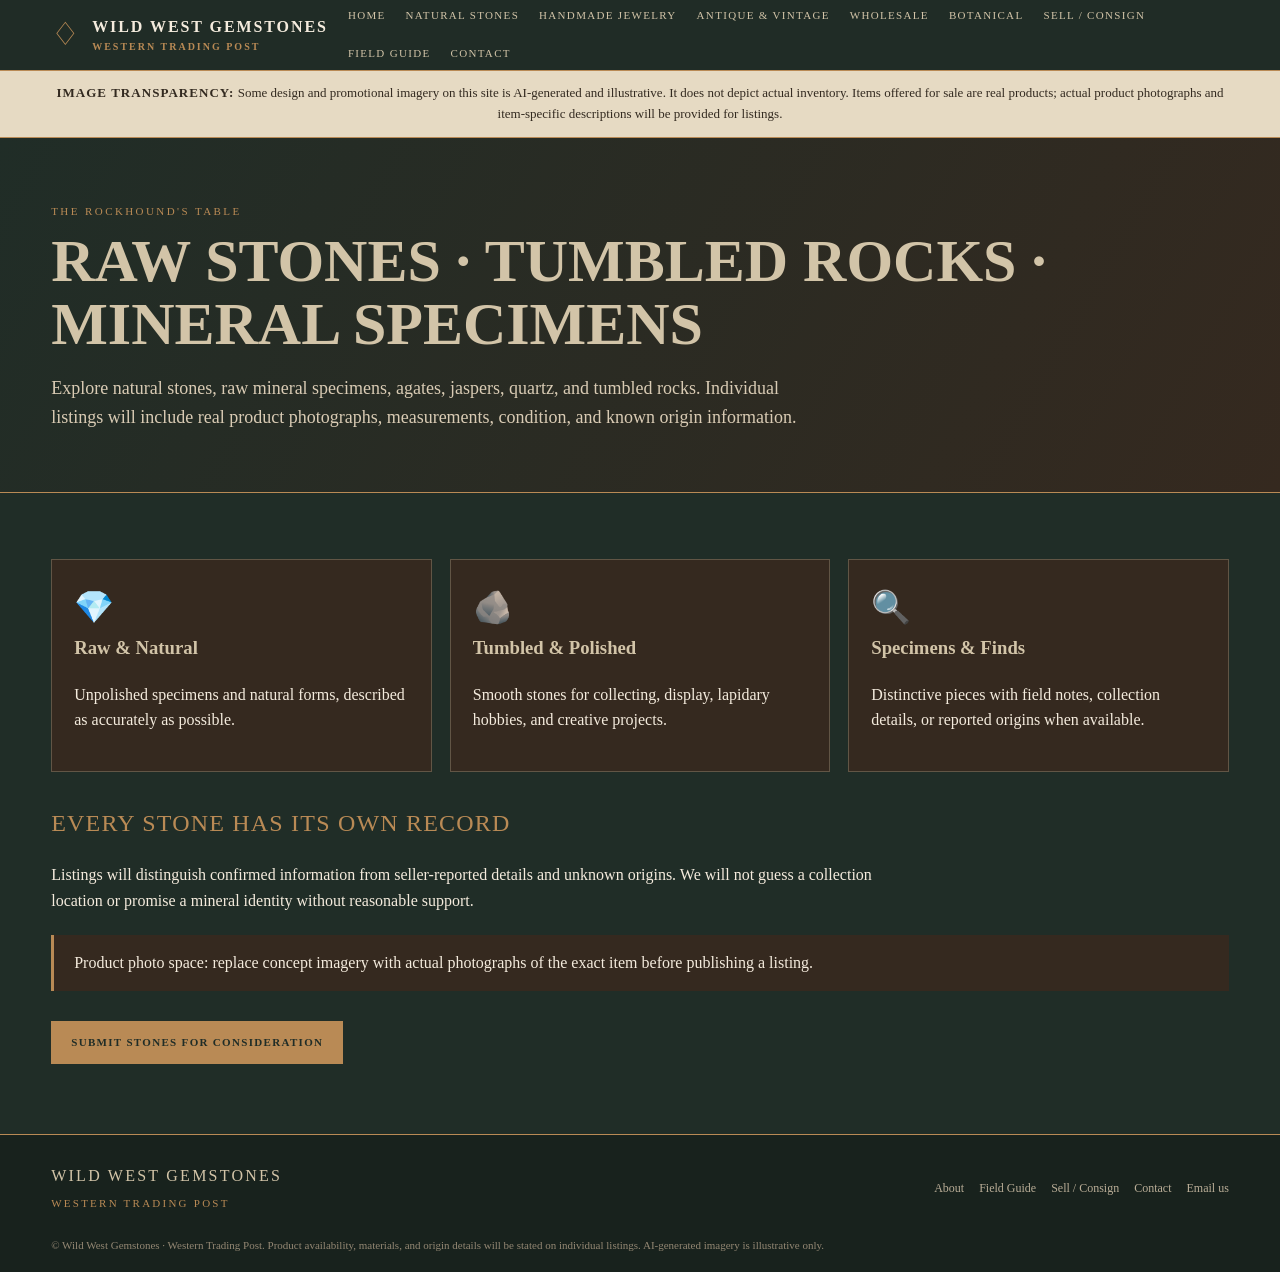
<file: natural-stones.html>
<!doctype html><html lang="en"><head><meta charset="utf-8"><meta name="viewport" content="width=device-width,initial-scale=1"><meta name="description" content="Explore natural stones, raw mineral specimens, agates, jaspers, quartz, and tumbled rocks. Individual listings will include real product photographs, measurements, condition, and known origin information."><title>Natural Stones | Wild West Gemstones</title><link rel="stylesheet" href="styles.css"></head><body>
<header class="topbar"><div class="wrap nav">
<a class="brand" href="index.html"><span class="brandmark">♢</span><span class="brandname">WILD WEST GEMSTONES<small>WESTERN TRADING POST</small></span></a>
<nav class="navlinks" aria-label="Main navigation">
<a href="index.html" >Home</a><a href="natural-stones.html">Natural Stones</a><a href="handmade-jewelry.html">Handmade Jewelry</a><a href="antique-vintage.html">Antique & Vintage</a><a href="wholesale-supply.html">Wholesale</a><a href="botanical-goods.html">Botanical</a><a href="sell-consign.html">Sell / Consign</a><a href="field-guide.html">Field Guide</a><a href="contact.html">Contact</a>
</nav></div></header>
<div class="notice"><strong>Image transparency:</strong> Some design and promotional imagery on this site is AI-generated and illustrative. It does not depict actual inventory. Items offered for sale are real products; actual product photographs and item-specific descriptions will be provided for listings.</div>
<section class="pagehead"><div class="wrap"><div class="eyebrow">The Rockhound's Table</div><h1>Raw stones · Tumbled rocks · Mineral specimens</h1><p>Explore natural stones, raw mineral specimens, agates, jaspers, quartz, and tumbled rocks. Individual listings will include real product photographs, measurements, condition, and known origin information.</p></div></section><main class="content"><div class="wrap">
<div class="cards"><article class="card"><div class="icon">💎</div><h3>Raw & Natural</h3><p>Unpolished specimens and natural forms, described as accurately as possible.</p></article><article class="card"><div class="icon">🪨</div><h3>Tumbled & Polished</h3><p>Smooth stones for collecting, display, lapidary hobbies, and creative projects.</p></article><article class="card"><div class="icon">🔍</div><h3>Specimens & Finds</h3><p>Distinctive pieces with field notes, collection details, or reported origins when available.</p></article></div>
<h2>Every stone has its own record</h2><p>Listings will distinguish confirmed information from seller-reported details and unknown origins. We will not guess a collection location or promise a mineral identity without reasonable support.</p><div class="callout">Product photo space: replace concept imagery with actual photographs of the exact item before publishing a listing.</div><a class="btn" href="sell-consign.html">Submit stones for consideration</a></div></main>
<footer><div class="wrap"><div class="footrow"><div class="footbrand">WILD WEST GEMSTONES<br><span style="color:var(--brass);font-size:11px">WESTERN TRADING POST</span></div><div class="footlinks"><a href="about.html">About</a><a href="field-guide.html">Field Guide</a><a href="sell-consign.html">Sell / Consign</a><a href="contact.html">Contact</a><a href="mailto:WildWestGemstones@proton.me">Email us</a></div></div><div class="copyright">© Wild West Gemstones · Western Trading Post. Product availability, materials, and origin details will be stated on individual listings. AI-generated imagery is illustrative only.</div></div></footer>
</body></html>
</file>
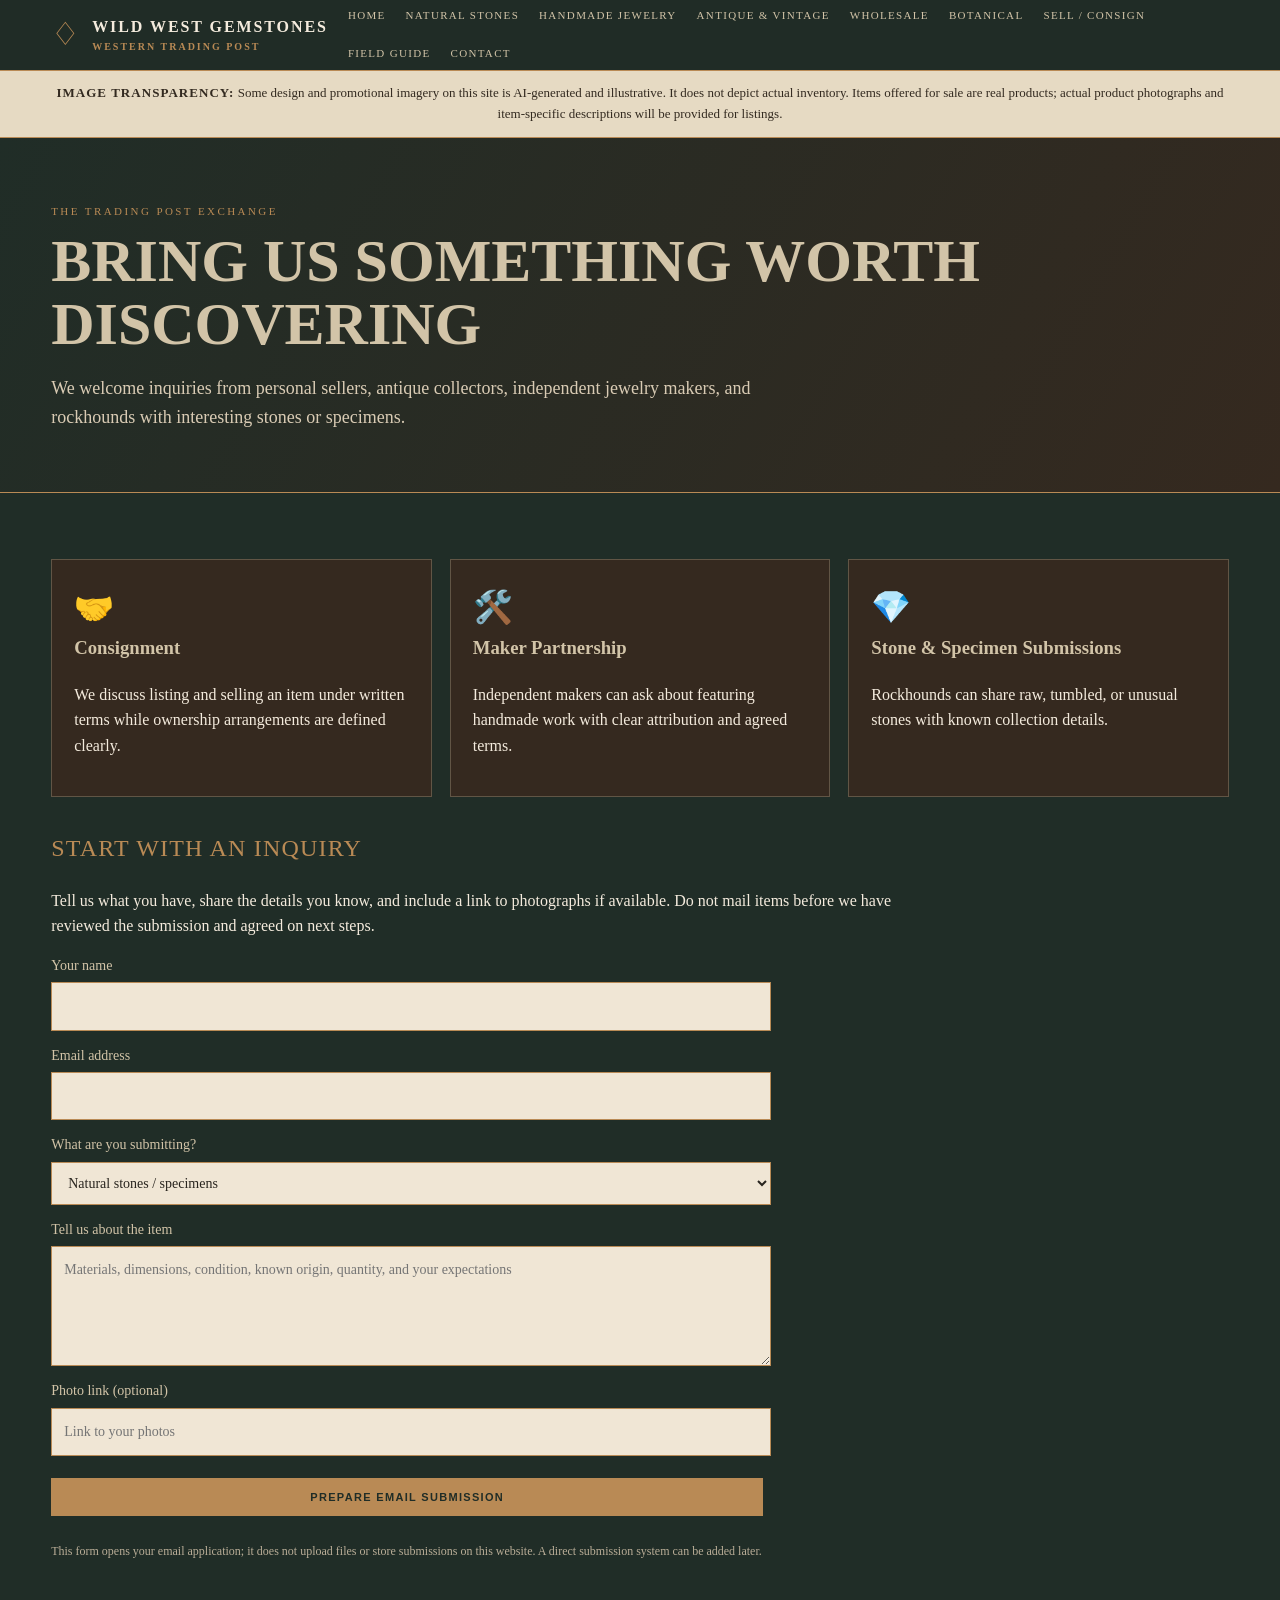
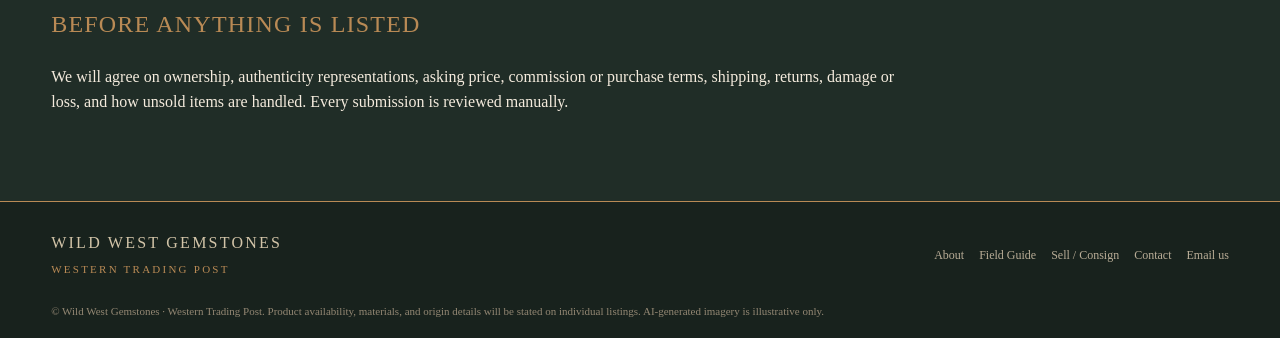
<file: sell-consign.html>
<!doctype html><html lang="en"><head><meta charset="utf-8"><meta name="viewport" content="width=device-width,initial-scale=1"><meta name="description" content="We welcome inquiries from personal sellers, antique collectors, independent jewelry makers, and rockhounds with interesting stones or specimens."><title>Sell & Consign | Wild West Gemstones</title><link rel="stylesheet" href="styles.css"></head><body>
<header class="topbar"><div class="wrap nav">
<a class="brand" href="index.html"><span class="brandmark">♢</span><span class="brandname">WILD WEST GEMSTONES<small>WESTERN TRADING POST</small></span></a>
<nav class="navlinks" aria-label="Main navigation">
<a href="index.html" >Home</a><a href="natural-stones.html">Natural Stones</a><a href="handmade-jewelry.html">Handmade Jewelry</a><a href="antique-vintage.html">Antique & Vintage</a><a href="wholesale-supply.html">Wholesale</a><a href="botanical-goods.html">Botanical</a><a href="sell-consign.html">Sell / Consign</a><a href="field-guide.html">Field Guide</a><a href="contact.html">Contact</a>
</nav></div></header>
<div class="notice"><strong>Image transparency:</strong> Some design and promotional imagery on this site is AI-generated and illustrative. It does not depict actual inventory. Items offered for sale are real products; actual product photographs and item-specific descriptions will be provided for listings.</div>
<section class="pagehead"><div class="wrap"><div class="eyebrow">The Trading Post Exchange</div><h1>Bring us something worth discovering</h1><p>We welcome inquiries from personal sellers, antique collectors, independent jewelry makers, and rockhounds with interesting stones or specimens.</p></div></section><main class="content"><div class="wrap">
<div class="cards"><article class="card"><div class="icon">🤝</div><h3>Consignment</h3><p>We discuss listing and selling an item under written terms while ownership arrangements are defined clearly.</p></article><article class="card"><div class="icon">🛠️</div><h3>Maker Partnership</h3><p>Independent makers can ask about featuring handmade work with clear attribution and agreed terms.</p></article><article class="card"><div class="icon">💎</div><h3>Stone & Specimen Submissions</h3><p>Rockhounds can share raw, tumbled, or unusual stones with known collection details.</p></article></div>
<h2>Start with an inquiry</h2><p>Tell us what you have, share the details you know, and include a link to photographs if available. Do not mail items before we have reviewed the submission and agreed on next steps.</p>
<form class="form" action="mailto:WildWestGemstones@proton.me" method="post" enctype="text/plain"><label>Your name<input name="Name" autocomplete="name" required></label><label>Email address<input type="email" name="Email" autocomplete="email" required></label><label>What are you submitting?<select name="Item type"><option>Natural stones / specimens</option><option>Tumbled stones / bulk lot</option><option>Handmade jewelry</option><option>Antique or vintage jewelry</option><option>Other collectible</option></select></label><label>Tell us about the item<textarea name="Details" required placeholder="Materials, dimensions, condition, known origin, quantity, and your expectations"></textarea></label><label>Photo link (optional)<input name="Photo link" type="url" placeholder="Link to your photos"></label><button class="btn" type="submit">Prepare email submission</button><p class="form-note">This form opens your email application; it does not upload files or store submissions on this website. A direct submission system can be added later.</p></form>
<h2>Before anything is listed</h2><p>We will agree on ownership, authenticity representations, asking price, commission or purchase terms, shipping, returns, damage or loss, and how unsold items are handled. Every submission is reviewed manually.</p></div></main>
<footer><div class="wrap"><div class="footrow"><div class="footbrand">WILD WEST GEMSTONES<br><span style="color:var(--brass);font-size:11px">WESTERN TRADING POST</span></div><div class="footlinks"><a href="about.html">About</a><a href="field-guide.html">Field Guide</a><a href="sell-consign.html">Sell / Consign</a><a href="contact.html">Contact</a><a href="mailto:WildWestGemstones@proton.me">Email us</a></div></div><div class="copyright">© Wild West Gemstones · Western Trading Post. Product availability, materials, and origin details will be stated on individual listings. AI-generated imagery is illustrative only.</div></div></footer>
</body></html>
</file>
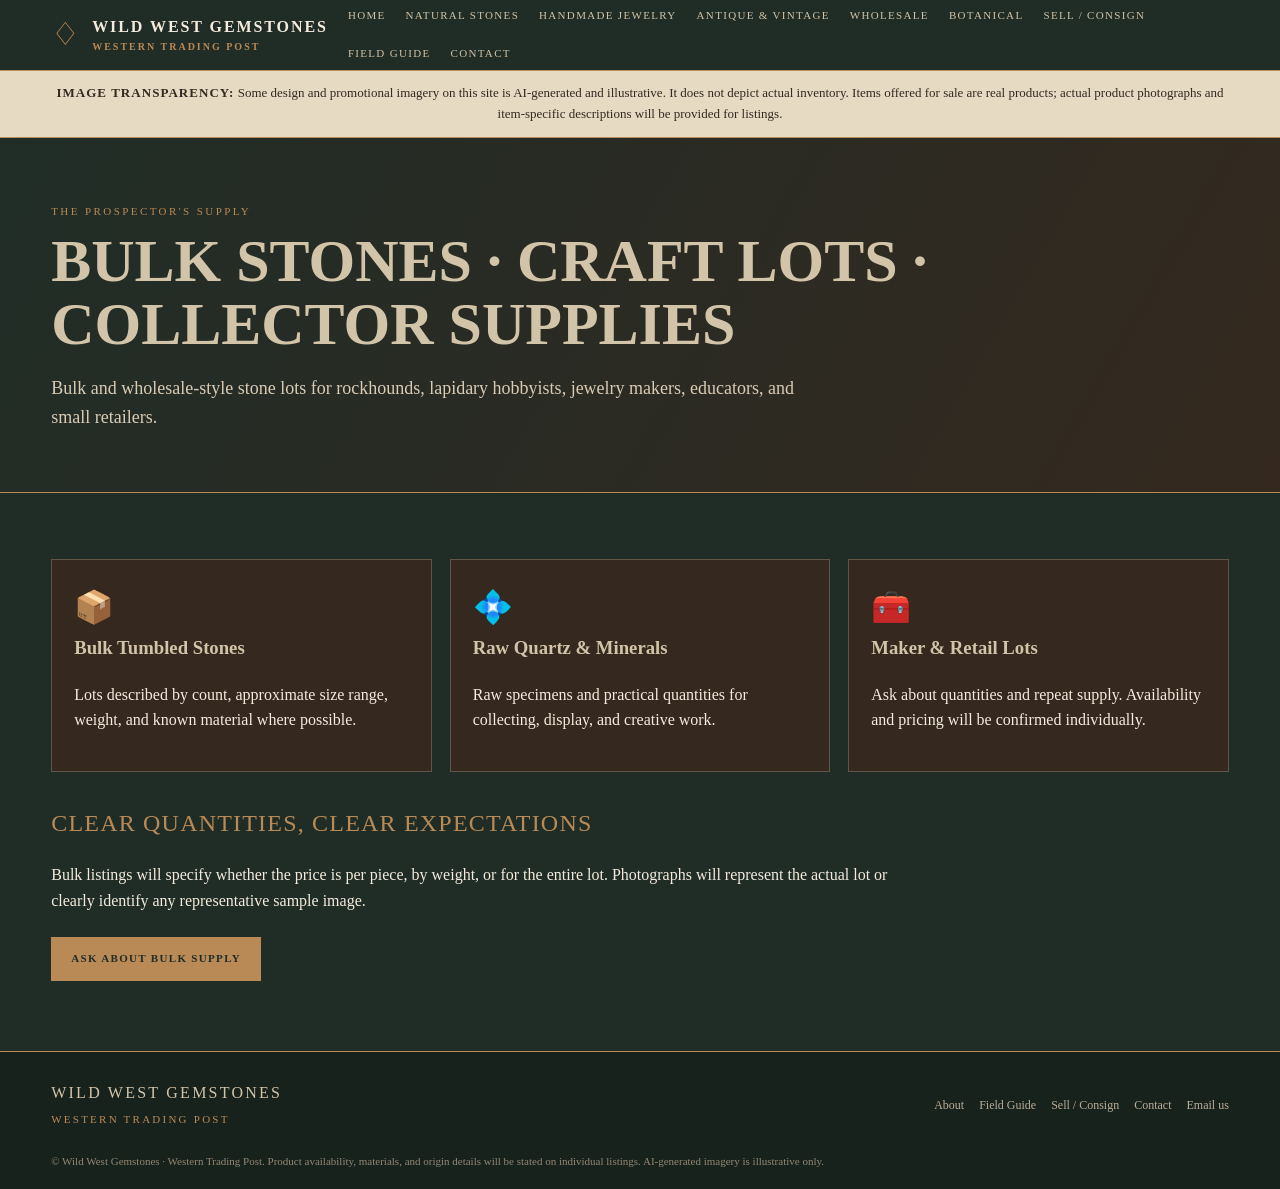
<file: wholesale-supply.html>
<!doctype html><html lang="en"><head><meta charset="utf-8"><meta name="viewport" content="width=device-width,initial-scale=1"><meta name="description" content="Bulk and wholesale-style stone lots for rockhounds, lapidary hobbyists, jewelry makers, educators, and small retailers."><title>Wholesale & Supply | Wild West Gemstones</title><link rel="stylesheet" href="styles.css"></head><body>
<header class="topbar"><div class="wrap nav">
<a class="brand" href="index.html"><span class="brandmark">♢</span><span class="brandname">WILD WEST GEMSTONES<small>WESTERN TRADING POST</small></span></a>
<nav class="navlinks" aria-label="Main navigation">
<a href="index.html" >Home</a><a href="natural-stones.html">Natural Stones</a><a href="handmade-jewelry.html">Handmade Jewelry</a><a href="antique-vintage.html">Antique & Vintage</a><a href="wholesale-supply.html">Wholesale</a><a href="botanical-goods.html">Botanical</a><a href="sell-consign.html">Sell / Consign</a><a href="field-guide.html">Field Guide</a><a href="contact.html">Contact</a>
</nav></div></header>
<div class="notice"><strong>Image transparency:</strong> Some design and promotional imagery on this site is AI-generated and illustrative. It does not depict actual inventory. Items offered for sale are real products; actual product photographs and item-specific descriptions will be provided for listings.</div>
<section class="pagehead"><div class="wrap"><div class="eyebrow">The Prospector's Supply</div><h1>Bulk stones · Craft lots · Collector supplies</h1><p>Bulk and wholesale-style stone lots for rockhounds, lapidary hobbyists, jewelry makers, educators, and small retailers.</p></div></section><main class="content"><div class="wrap">
<div class="cards"><article class="card"><div class="icon">📦</div><h3>Bulk Tumbled Stones</h3><p>Lots described by count, approximate size range, weight, and known material where possible.</p></article><article class="card"><div class="icon">💠</div><h3>Raw Quartz & Minerals</h3><p>Raw specimens and practical quantities for collecting, display, and creative work.</p></article><article class="card"><div class="icon">🧰</div><h3>Maker & Retail Lots</h3><p>Ask about quantities and repeat supply. Availability and pricing will be confirmed individually.</p></article></div>
<h2>Clear quantities, clear expectations</h2><p>Bulk listings will specify whether the price is per piece, by weight, or for the entire lot. Photographs will represent the actual lot or clearly identify any representative sample image.</p><a class="btn" href="contact.html">Ask about bulk supply</a></div></main>
<footer><div class="wrap"><div class="footrow"><div class="footbrand">WILD WEST GEMSTONES<br><span style="color:var(--brass);font-size:11px">WESTERN TRADING POST</span></div><div class="footlinks"><a href="about.html">About</a><a href="field-guide.html">Field Guide</a><a href="sell-consign.html">Sell / Consign</a><a href="contact.html">Contact</a><a href="mailto:WildWestGemstones@proton.me">Email us</a></div></div><div class="copyright">© Wild West Gemstones · Western Trading Post. Product availability, materials, and origin details will be stated on individual listings. AI-generated imagery is illustrative only.</div></div></footer>
</body></html>
</file>
<file: styles.css>
:root{
 --pine:#202D27;--timber:#35291F;--brass:#B98A55;--parchment:#D2C4A8;
 --teal:#426C68;--clay:#744739;--cream:#F4EBDD;--ink:#29251F;--muted:#b9ad97;
 --line:rgba(210,196,168,.28);--rainbow:linear-gradient(90deg,#963F36,#C56F3D,#D5A747,#52745A,#438D91,#416AA0,#80649A,#C58F9B);
}
*{box-sizing:border-box} html{scroll-behavior:smooth} body{margin:0;background:var(--pine);color:var(--cream);font-family:Georgia,"Times New Roman",serif;line-height:1.6}
a{color:inherit} img{max-width:100%}.wrap{width:min(1180px,92vw);margin:auto}
.topbar{position:sticky;top:0;z-index:10;background:rgba(32,45,39,.97);border-bottom:1px solid var(--brass);backdrop-filter:blur(8px)}
.nav{min-height:70px;display:flex;align-items:center;justify-content:space-between;gap:20px}.brand{display:flex;align-items:center;gap:12px;text-decoration:none;min-width:max-content}
.brandmark{color:var(--brass);font-size:32px}.brandname{font-weight:bold;letter-spacing:.12em;font-size:16px;line-height:1.15}.brandname small{display:block;color:var(--brass);font-size:10px;letter-spacing:.2em;margin-top:5px}
.navlinks{display:flex;gap:20px;flex-wrap:wrap;align-items:center}.navlinks a{text-decoration:none;text-transform:uppercase;letter-spacing:.12em;font-size:11px;color:var(--parchment)}.navlinks a:hover,.navlinks a[aria-current=page]{color:var(--brass)}
.hero{min-height:500px;display:grid;grid-template-columns:1.05fr .95fr;background:linear-gradient(120deg,rgba(20,28,24,.96),rgba(53,41,31,.83)),radial-gradient(ellipse at 80% 30%,#8a633c 0,transparent 50%);border-bottom:1px solid var(--brass);overflow:hidden}
.hero-copy{padding:70px max(4vw,calc((100vw - 1180px)/2));padding-right:30px;align-self:center}.eyebrow{color:var(--brass);text-transform:uppercase;letter-spacing:.22em;font-size:11px}.hero h1{font-size:clamp(42px,6vw,76px);line-height:.99;letter-spacing:.035em;margin:15px 0;color:var(--parchment);text-transform:uppercase}.subtitle{color:var(--brass);letter-spacing:.24em;font-size:14px;text-transform:uppercase}.hero p{max-width:520px;color:#e0d4bf;font-size:18px}.hero-art{min-height:380px;display:flex;align-items:center;justify-content:center;position:relative;background:radial-gradient(ellipse at 55% 55%,#8b653e 0%,#453326 37%,#1a211c 75%);isolation:isolate}.hero-art:before{content:"";position:absolute;inset:8% 8%;border:1px solid rgba(185,138,85,.6);transform:rotate(2deg);z-index:-1}.crystal-scene{font-size:clamp(100px,18vw,220px);filter:drop-shadow(0 12px 18px #111);text-shadow:0 0 28px rgba(210,196,168,.3)}.hero-art .art-note{position:absolute;bottom:26px;right:30px;color:var(--parchment);font-style:italic;max-width:180px;text-align:right}
.btn{display:inline-block;background:var(--brass);color:var(--pine);padding:12px 19px;text-decoration:none;text-transform:uppercase;letter-spacing:.12em;font-size:11px;font-weight:bold;border:1px solid var(--brass);margin:8px 8px 0 0}.btn.alt{background:transparent;color:var(--parchment)}.btn:hover{filter:brightness(1.1)}
.notice{background:#e6dac3;color:#332a20;padding:12px 4vw;font-size:13px;text-align:center;border-bottom:1px solid var(--brass)}.notice strong{text-transform:uppercase;letter-spacing:.08em}
.section{padding:56px 0}.section.light{background:var(--parchment);color:var(--ink)}.section h2{font-size:clamp(27px,4vw,40px);font-weight:normal;text-transform:uppercase;letter-spacing:.06em;margin:0 0 8px}.section-intro{max-width:720px;color:var(--muted);margin:0 0 28px}.light .section-intro{color:#655647}
.grid{display:grid;grid-template-columns:repeat(5,1fr);gap:14px}.tile{display:flex;flex-direction:column;text-decoration:none;background:var(--timber);border:1px solid var(--brass);min-height:230px;overflow:hidden;transition:transform .18s,border-color .18s}.tile:hover{transform:translateY(-3px);border-color:var(--parchment)}.tile-art{height:130px;display:grid;place-items:center;font-size:66px;background:radial-gradient(ellipse,#72543a,#2c251e)}.tile:nth-child(2) .tile-art{background:radial-gradient(ellipse,#7e6045,#2c251e)}.tile:nth-child(3) .tile-art{background:radial-gradient(ellipse,#5c5342,#2c251e)}.tile:nth-child(4) .tile-art{background:radial-gradient(ellipse,#47605a,#2c251e)}.tile:nth-child(5) .tile-art{background:radial-gradient(ellipse,#6a5b37,#2c251e)}.tile h3{font-size:15px;text-align:center;margin:13px 8px 2px;color:var(--parchment);text-transform:uppercase;letter-spacing:.05em}.tile p{font-size:12px;text-align:center;color:var(--muted);margin:0 8px 14px}
.intro-grid{display:grid;grid-template-columns:.8fr 1.2fr .9fr;gap:28px;align-items:center}.landscape{min-height:230px;background:linear-gradient(145deg,#bd8252,#744739 40%,#283a32 75%);border:8px solid #e2d2b6;outline:1px solid #8a7153;display:grid;place-items:center;font-size:80px;color:#f0d5a5}.handwritten{font-style:italic;color:#77533b}.feature-list{border-left:1px solid #a08a6b;padding-left:24px}.feature-list h3{font-size:14px;text-transform:uppercase;letter-spacing:.08em;margin-bottom:2px}.feature-list p{font-size:13px;margin-top:0}
.color-row{display:grid;grid-template-columns:repeat(11,minmax(50px,1fr));gap:12px}.swatch{text-align:center;text-decoration:none;font-size:11px;text-transform:uppercase;letter-spacing:.04em}.swatch i{display:block;height:60px;border-radius:50%;border:2px solid rgba(255,255,255,.22);margin-bottom:8px;box-shadow:0 4px 12px #1117}.swatch:hover i{outline:2px solid var(--parchment);outline-offset:3px}
.pagehead{padding:65px 0 42px;background:linear-gradient(120deg,#202d27,#35291f);border-bottom:1px solid var(--brass)}.pagehead h1{font-size:clamp(38px,6vw,60px);text-transform:uppercase;line-height:1.05;margin:10px 0;color:var(--parchment)}.pagehead p{max-width:760px;font-size:18px;color:#d9cbb4}
.content{padding:42px 0 70px}.content h2{font-weight:normal;text-transform:uppercase;letter-spacing:.05em;color:var(--brass);margin-top:32px}.content p,.content li{max-width:850px}.cards{display:grid;grid-template-columns:repeat(3,1fr);gap:18px;margin-top:24px}.card{background:var(--timber);border:1px solid var(--line);padding:22px}.card h3{color:var(--parchment);margin-top:0}.card .icon{font-size:32px}.muted{color:var(--muted)}.callout{border-left:3px solid var(--brass);padding:15px 20px;background:#35291f;margin:22px 0}.form{display:grid;gap:14px;max-width:720px}.form label{display:grid;gap:5px;color:var(--parchment);font-size:14px}.form input,.form textarea,.form select{width:100%;padding:12px;background:#f0e6d5;color:#29251f;border:1px solid #b98a55;font:inherit}.form textarea{min-height:120px}.form-note{font-size:12px;color:var(--muted)}
footer{border-top:1px solid var(--brass);padding:28px 0 18px;background:#18221d}.footrow{display:flex;align-items:center;justify-content:space-between;gap:20px;flex-wrap:wrap}.footbrand{color:var(--parchment);letter-spacing:.14em;text-transform:uppercase}.footlinks{display:flex;gap:15px;flex-wrap:wrap}.footlinks a{color:var(--muted);font-size:12px;text-decoration:none}.copyright{color:#938773;font-size:11px;margin-top:22px}
@media(max-width:900px){.nav{align-items:flex-start;padding:14px 0;flex-direction:column}.navlinks{gap:12px}.hero{grid-template-columns:1fr}.hero-copy{padding:48px 5vw 20px}.hero-art{min-height:230px}.grid{grid-template-columns:repeat(2,1fr)}.intro-grid{grid-template-columns:1fr}.feature-list{border-left:0;border-top:1px solid #a08a6b;padding:18px 0 0}.color-row{grid-template-columns:repeat(6,1fr)}.cards{grid-template-columns:1fr 1fr}}
@media(max-width:520px){.grid,.cards{grid-template-columns:1fr 1fr}.tile{min-height:200px}.tile-art{height:100px;font-size:48px}.color-row{grid-template-columns:repeat(4,1fr)}.brandname{font-size:14px}.navlinks a{font-size:10px}}
</file>
